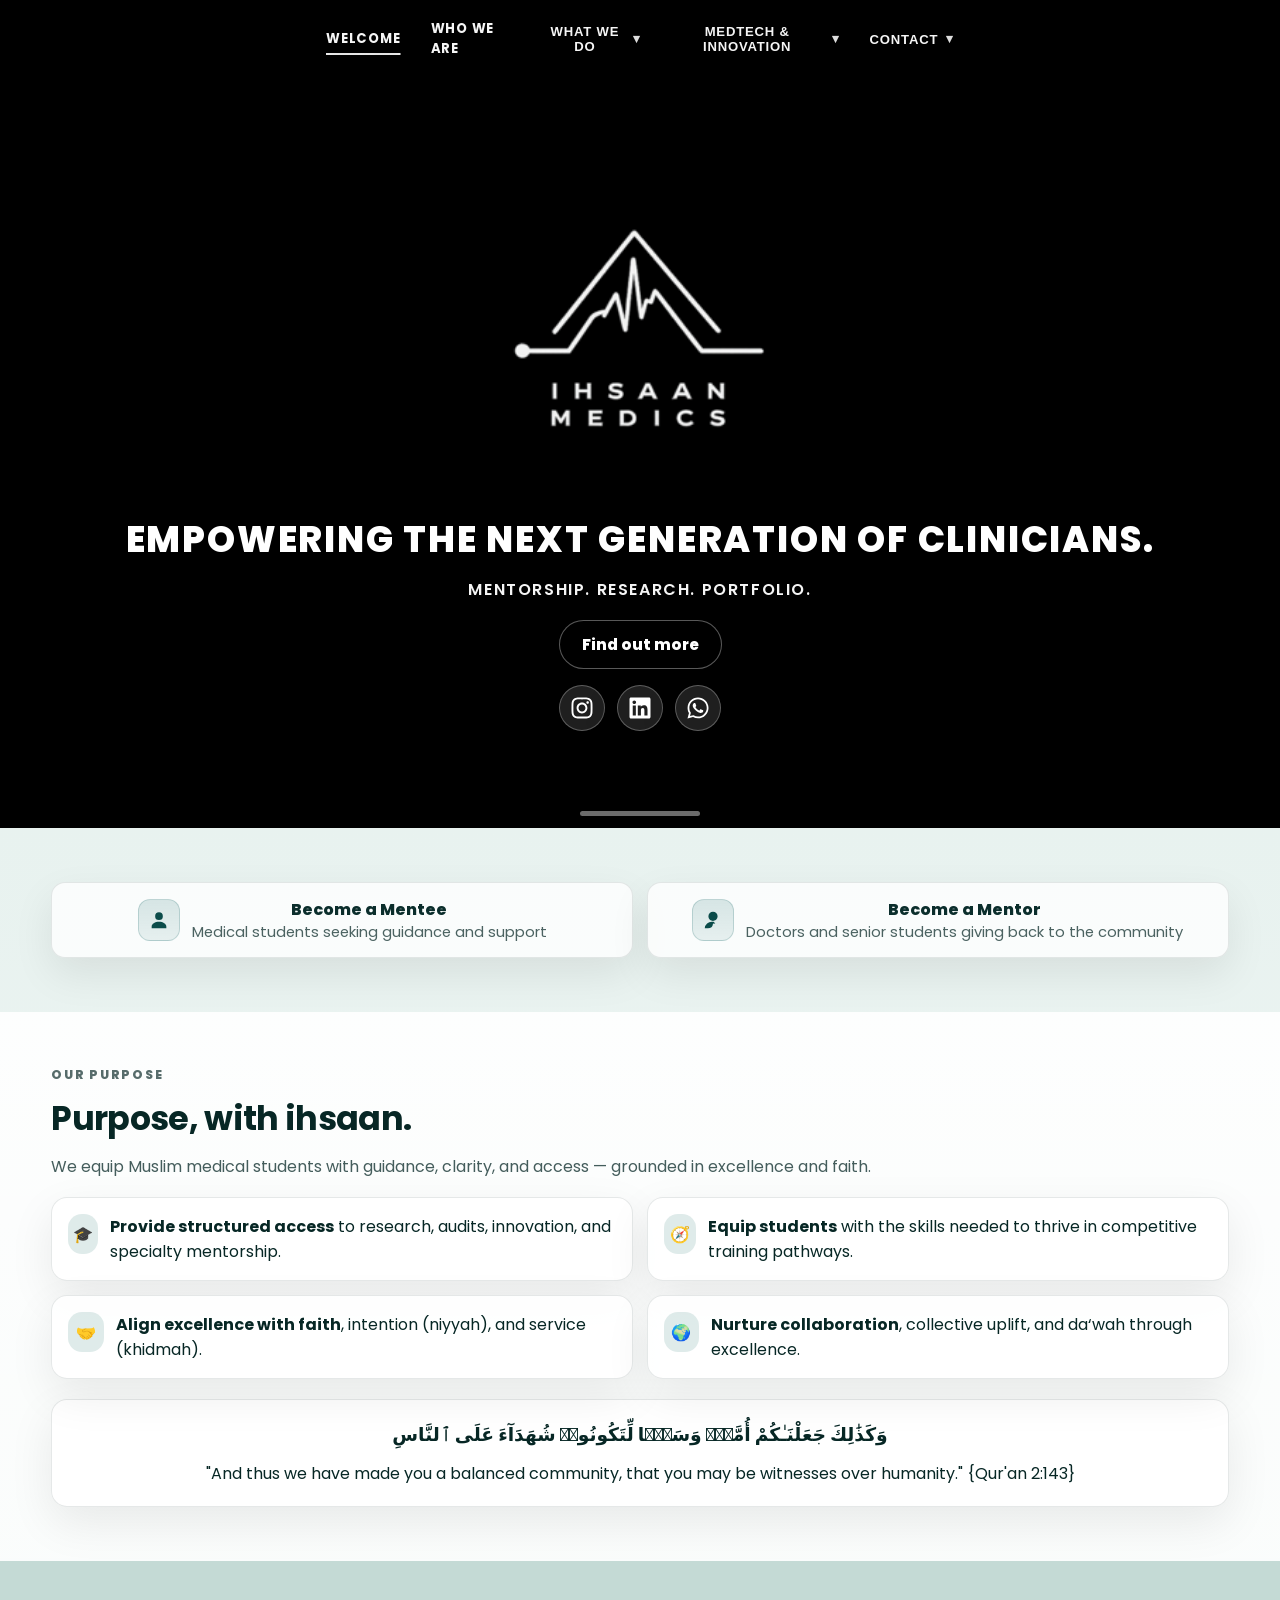
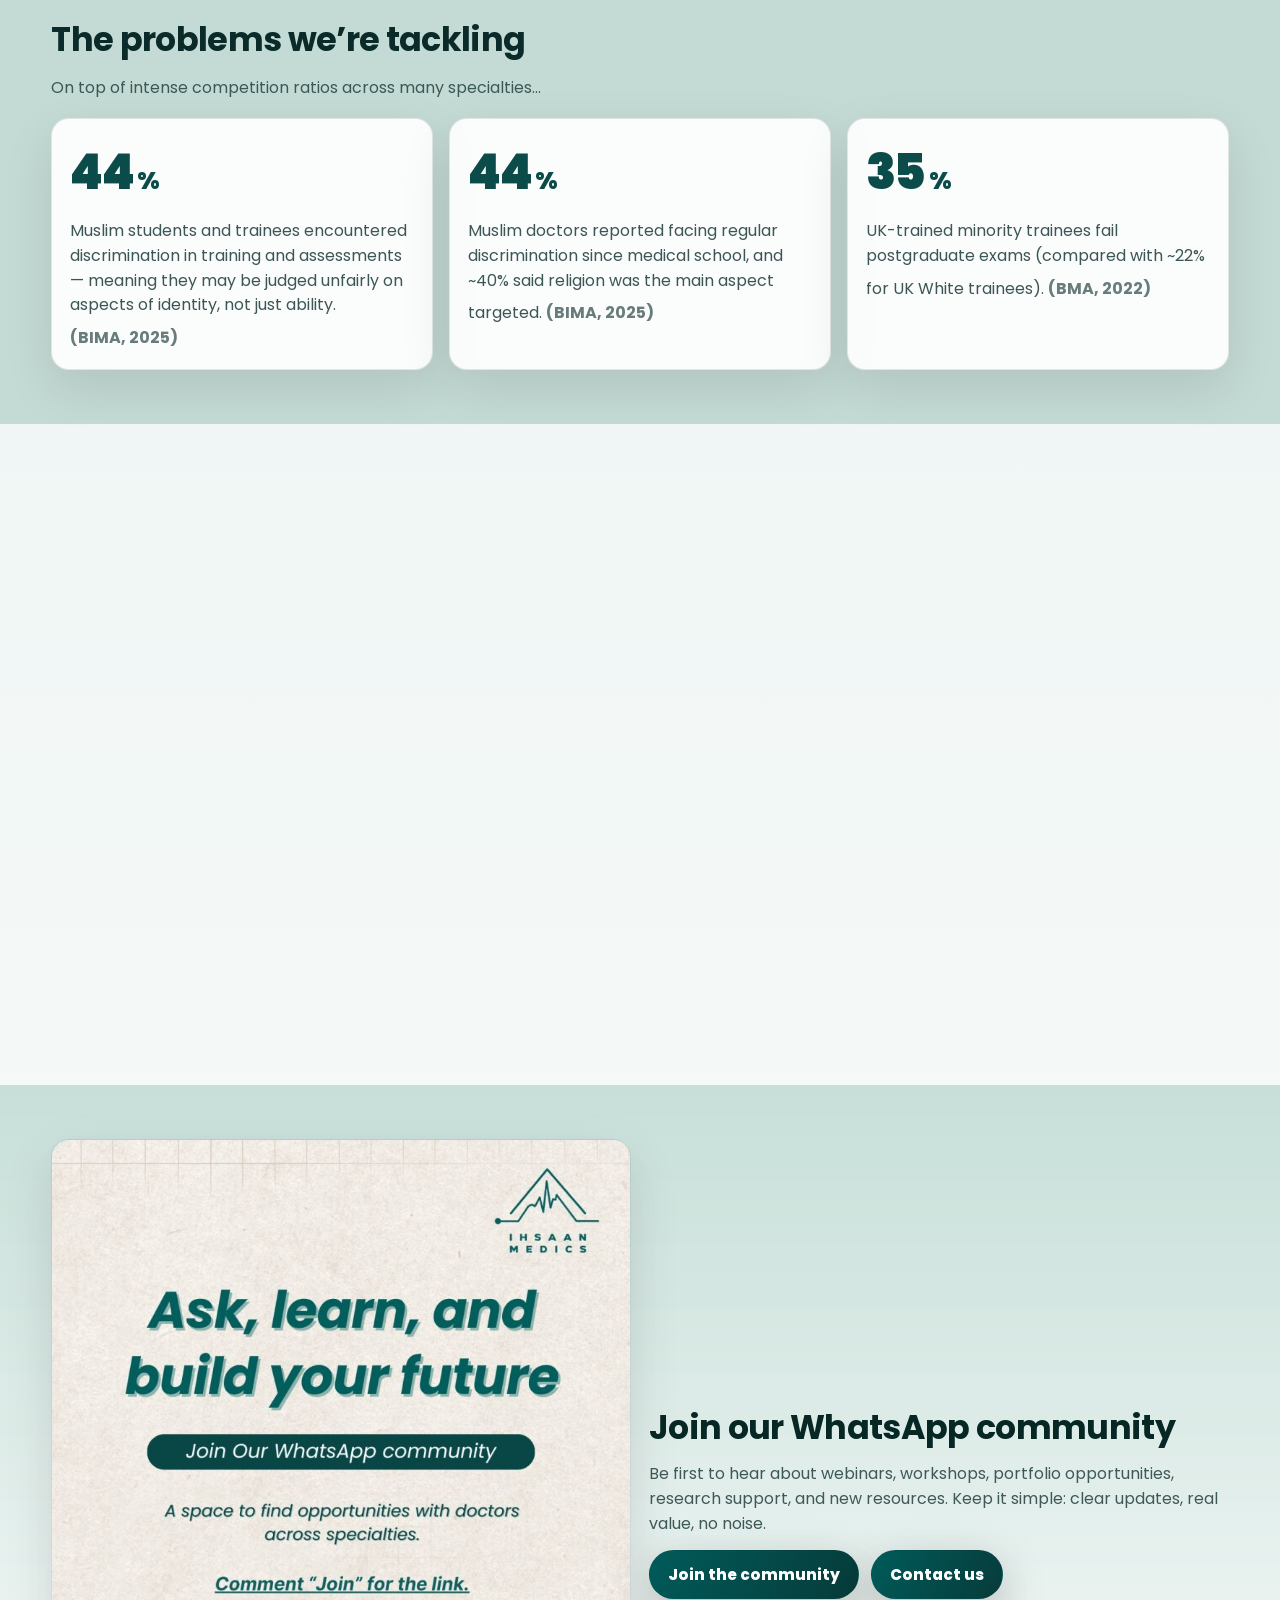
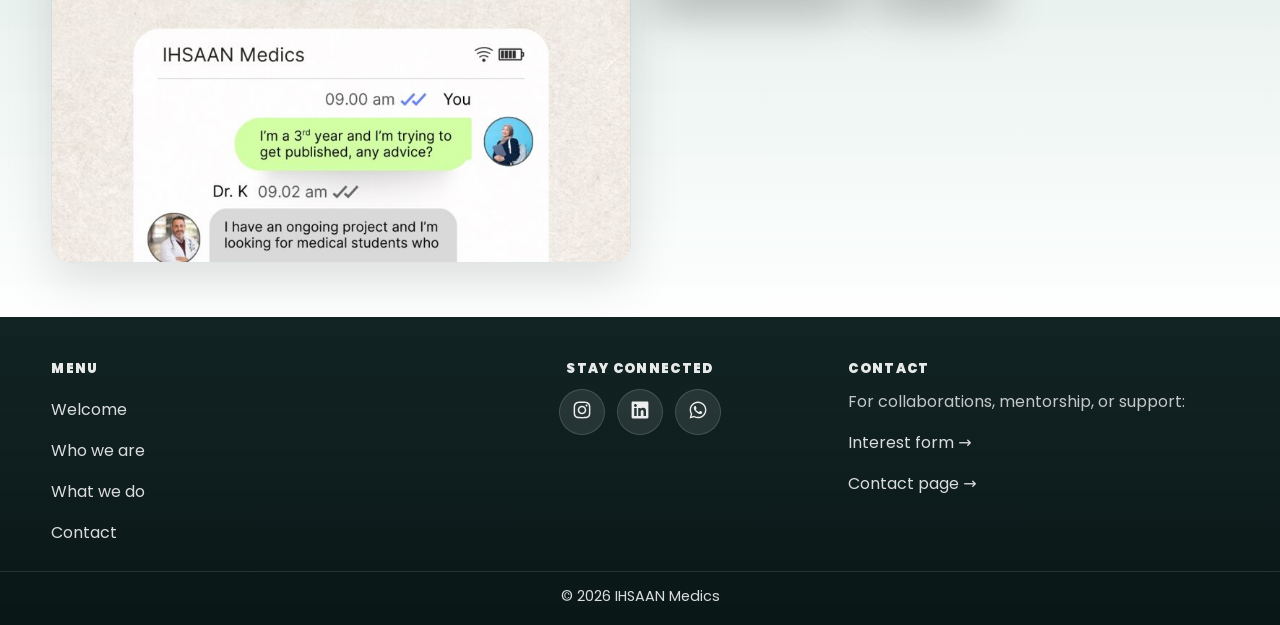
<file: index.html>
<!-- index.html (FULL UPDATED) -->
<!doctype html>
<html lang="en">
<head>
  <meta charset="utf-8" />
  <meta name="viewport" content="width=device-width,initial-scale=1" />
  <title>IHSAAN Medics</title>
  <meta name="description" content="IHSAAN Medics, supporting Muslim medical students to thrive without compromising faith or integrity." />
  <link rel="stylesheet" href="style.css" />

  <!-- Hint browser to fetch the hero video early (helps autoplay start faster) -->
  <link rel="preload" as="video" href="prototype%20ihsaan%20medic%20hero%20video.mp4" type="video/mp4">

  <link rel="preconnect" href="https://fonts.googleapis.com">
  <link rel="preconnect" href="https://fonts.gstatic.com" crossorigin>
  <!-- Poppins (requested) -->
  <link href="https://fonts.googleapis.com/css2?family=Poppins:wght@300;400;500;600;700;800&display=swap" rel="stylesheet">
</head>

<body>
  <!-- Top Nav (text-only, overlay, centered) -->
  <header class="top-nav" id="topNav">
    <a class="brand" href="#home" aria-label="Go to home">
      <!-- removed logo from top-left (per request) -->
      <span class="brand-word">IHSAAN Medics</span>
    </a>

    <nav class="desktop-nav" aria-label="Primary navigation">
      <a class="nav-link" href="#home" data-route="home">Welcome</a>
      <a class="nav-link" href="#whoweare" data-route="whoweare">Who we are</a>

      <!-- WHAT WE DO dropdown -->
      <div class="nav-dd" data-dd>
        <button class="nav-link nav-dd-btn" type="button" aria-haspopup="true" aria-expanded="false">
          What we do <span class="chev" aria-hidden="true">▾</span>
        </button>
          <div class="nav-dd-menu" role="menu">
          <a role="menuitem" href="#whatwedo" data-route="whatwedo">Overview</a>
          <a role="menuitem" href="#webinars" data-route="webinars">Webinars & Workshops</a>
          <a role="menuitem" href="#guides" data-route="guides">Portfolio Guides</a>
          <a role="menuitem" href="srma-portal.html?login=1">SRMA Portal</a>
          <a role="menuitem" href="#opportunities" data-route="opportunities">Portfolio-building opportunities</a>
        </div>
      </div>

      <!-- MEDTECH dropdown with subpages (requested) -->
      <div class="nav-dd" data-dd>
        <button class="nav-link nav-dd-btn" type="button" aria-haspopup="true" aria-expanded="false">
          MedTech & Innovation <span class="chev" aria-hidden="true">▾</span>
        </button>
        <div class="nav-dd-menu" role="menu">
          <a role="menuitem" href="#medtech-intro" data-route="medtech-intro">Introduction to MedTech and Innovation</a>
          <a role="menuitem" href="#medtech-emerging" data-route="medtech-emerging">Emerging Technology</a>
          <a role="menuitem" href="#medtech-ethics" data-route="medtech-ethics">Link to Ethics and Faith</a>
          <a role="menuitem" href="#medtech-building" data-route="medtech-building">Building Solutions</a>
          <a role="menuitem" href="#medtech-opps" data-route="medtech-opps">Opportunities</a>
        </div>
      </div>

      <!-- CONTACT dropdown -->
      <div class="nav-dd" data-dd>
        <button class="nav-link nav-dd-btn" type="button" aria-haspopup="true" aria-expanded="false">
          Contact <span class="chev" aria-hidden="true">▾</span>
        </button>
        <div class="nav-dd-menu nav-dd-menu--right" role="menu">
          <a role="menuitem" href="#contact" data-route="contact">Contact us</a>
          <a role="menuitem" href="https://forms.gle/foDrac3xovniKZEw6" target="_blank" rel="noopener">Mentee interest form</a>
          <a role="menuitem" href="https://docs.google.com/forms/d/e/1FAIpQLSeqeBQSSIux_hdh76EZ281fDm_L2TCU1Jl6hDd6MPto3maxag/viewform" target="_blank" rel="noopener">Mentor interest form</a>
        </div>
      </div>
    </nav>

    <button class="nav-toggle" id="navToggle"
            aria-label="Open menu"
            aria-controls="mobileDrawer"
            aria-expanded="false">
      <span class="burger" aria-hidden="true"></span>
    </button>
  </header>

  <!-- Mobile Drawer -->
  <div class="drawer" id="mobileDrawer" aria-hidden="true">
    <div class="drawer-backdrop" id="drawerBackdrop"></div>
    <aside class="drawer-panel" role="dialog" aria-modal="true" aria-label="Menu">
      <div class="drawer-header">
        <div class="drawer-title">Menu</div>
        <button class="drawer-close" id="drawerClose" aria-label="Close menu">×</button>
      </div>

      <nav class="drawer-links" aria-label="Mobile navigation">
        <a href="#home" data-route="home">Welcome</a>
        <a href="#whoweare" data-route="whoweare">Who we are</a>

        <details class="drawer-dd">
          <summary>What we do</summary>
            <div class="drawer-dd-links">
            <a href="#whatwedo" data-route="whatwedo">Overview</a>
            <a href="#webinars" data-route="webinars">Webinars & Workshops</a>
            <a href="#guides" data-route="guides">Portfolio Guides</a>
            <a href="srma-portal.html?login=1">SRMA Portal</a>
            <a href="#opportunities" data-route="opportunities">Portfolio-building opportunities</a>
          </div>
        </details>

        <details class="drawer-dd">
          <summary>MedTech & Innovation</summary>
          <div class="drawer-dd-links">
            <a href="#medtech-intro" data-route="medtech-intro">Introduction to MedTech and Innovation</a>
            <a href="#medtech-emerging" data-route="medtech-emerging">Emerging Technology</a>
            <a href="#medtech-ethics" data-route="medtech-ethics">Link to Ethics and Faith</a>
            <a href="#medtech-building" data-route="medtech-building">Building Solutions</a>
            <a href="#medtech-opps" data-route="medtech-opps">Opportunities</a>
          </div>
        </details>

        <details class="drawer-dd">
          <summary>Contact</summary>
          <div class="drawer-dd-links">
            <a href="#contact" data-route="contact">Contact us</a>
            <a href="https://forms.gle/foDrac3xovniKZEw6" target="_blank" rel="noopener">Mentee interest form</a>
            <a href="https://docs.google.com/forms/d/e/1FAIpQLSeqeBQSSIux_hdh76EZ281fDm_L2TCU1Jl6hDd6MPto3maxag/viewform" target="_blank" rel="noopener">Mentor interest form</a>
          </div>
        </details>
      </nav>
    </aside>
  </div>

  <main class="app" id="app">

    <!-- HOME -->
    <section class="page active" id="page-home" data-page="home" aria-label="Welcome">

      <!-- HERO (video background + crisp overlay) -->
      <section class="hero">
        <video class="hero-video" autoplay="autoplay" muted="muted" playsinline="playsinline" webkit-playsinline="webkit-playsinline" loop preload="auto" disablepictureinpicture>
          <!-- swap filename here when you replace the video -->
          <source src="prototype ihsaan medic hero video.mp4" type="video/mp4">
        </video>

        <div class="hero-overlay" aria-hidden="true"></div>

        <div class="hero-inner">
          <div class="hero-logo-wrap">
            <img class="hero-logo" src="logo.png" alt="IHSAAN Medics logo">
          </div>

          <h1 class="hero-title">
            Empowering the next generation of clinicians.
          </h1>

          <p class="hero-sub">
            Mentorship. Research. Portfolio.
          </p>

          <!-- Find out more button (moved under the 3 words) -->
          <div class="hero-actions">
            <a class="btn hero-btn" href="#whatwedo" data-route="whatwedo">Find out more</a>
          </div>

          <!-- Social icons (clean circular, no “squares in squares”) -->
          <div class="hero-social" aria-label="Social links">
            <a class="social-circle" href="https://www.instagram.com/ihsaan.medics/" target="_blank" rel="noopener" aria-label="Instagram">
              <svg xmlns="http://www.w3.org/2000/svg" viewBox="0 0 640 640" width="35px"><path fill="white" d="M320.3 205C256.8 204.8 205.2 256.2 205 319.7C204.8 383.2 256.2 434.8 319.7 435C383.2 435.2 434.8 383.8 435 320.3C435.2 256.8 383.8 205.2 320.3 205zM319.7 245.4C360.9 245.2 394.4 278.5 394.6 319.7C394.8 360.9 361.5 394.4 320.3 394.6C279.1 394.8 245.6 361.5 245.4 320.3C245.2 279.1 278.5 245.6 319.7 245.4zM413.1 200.3C413.1 185.5 425.1 173.5 439.9 173.5C454.7 173.5 466.7 185.5 466.7 200.3C466.7 215.1 454.7 227.1 439.9 227.1C425.1 227.1 413.1 215.1 413.1 200.3zM542.8 227.5C541.1 191.6 532.9 159.8 506.6 133.6C480.4 107.4 448.6 99.2 412.7 97.4C375.7 95.3 264.8 95.3 227.8 97.4C192 99.1 160.2 107.3 133.9 133.5C107.6 159.7 99.5 191.5 97.7 227.4C95.6 264.4 95.6 375.3 97.7 412.3C99.4 448.2 107.6 480 133.9 506.2C160.2 532.4 191.9 540.6 227.8 542.4C264.8 544.5 375.7 544.5 412.7 542.4C448.6 540.7 480.4 532.5 506.6 506.2C532.8 480 541 448.2 542.8 412.3C544.9 375.3 544.9 264.5 542.8 227.5zM495 452C487.2 471.6 472.1 486.7 452.4 494.6C422.9 506.3 352.9 503.6 320.3 503.6C287.7 503.6 217.6 506.2 188.2 494.6C168.6 486.8 153.5 471.7 145.6 452C133.9 422.5 136.6 352.5 136.6 319.9C136.6 287.3 134 217.2 145.6 187.8C153.4 168.2 168.5 153.1 188.2 145.2C217.7 133.5 287.7 136.2 320.3 136.2C352.9 136.2 423 133.6 452.4 145.2C472 153 487.1 168.1 495 187.8C506.7 217.3 504 287.3 504 319.9C504 352.5 506.7 422.6 495 452z"/></svg>
            </a>
            <a class="social-circle" href="https://www.linkedin.com/company/ihsaan-medics/" target="_blank" rel="noopener" aria-label="LinkedIn">
              <svg xmlns="http://www.w3.org/2000/svg" viewBox="0 0 640 640" width="35px"><path fill="white" d="M512 96L127.9 96C110.3 96 96 110.5 96 128.3L96 511.7C96 529.5 110.3 544 127.9 544L512 544C529.6 544 544 529.5 544 511.7L544 128.3C544 110.5 529.6 96 512 96zM231.4 480L165 480L165 266.2L231.5 266.2L231.5 480L231.4 480zM198.2 160C219.5 160 236.7 177.2 236.7 198.5C236.7 219.8 219.5 237 198.2 237C176.9 237 159.7 219.8 159.7 198.5C159.7 177.2 176.9 160 198.2 160zM480.3 480L413.9 480L413.9 376C413.9 351.2 413.4 319.3 379.4 319.3C344.8 319.3 339.5 346.3 339.5 374.2L339.5 480L273.1 480L273.1 266.2L336.8 266.2L336.8 295.4L337.7 295.4C346.6 278.6 368.3 260.9 400.6 260.9C467.8 260.9 480.3 305.2 480.3 362.8L480.3 480z"/></svg>
            </a>
            <a class="social-circle" href="https://forms.gle/foDrac3xovniKZEw6" target="_blank" rel="noopener" aria-label="WhatsApp">
              <svg xmlns="http://www.w3.org/2000/svg" viewBox="0 0 640 640" width="35px"><path fill="white" d="M476.9 161.1C435 119.1 379.2 96 319.9 96C197.5 96 97.9 195.6 97.9 318C97.9 357.1 108.1 395.3 127.5 429L96 544L213.7 513.1C246.1 530.8 282.6 540.1 319.8 540.1L319.9 540.1C442.2 540.1 544 440.5 544 318.1C544 258.8 518.8 203.1 476.9 161.1zM319.9 502.7C286.7 502.7 254.2 493.8 225.9 477L219.2 473L149.4 491.3L168 423.2L163.6 416.2C145.1 386.8 135.4 352.9 135.4 318C135.4 216.3 218.2 133.5 320 133.5C369.3 133.5 415.6 152.7 450.4 187.6C485.2 222.5 506.6 268.8 506.5 318.1C506.5 419.9 421.6 502.7 319.9 502.7zM421.1 364.5C415.6 361.7 388.3 348.3 383.2 346.5C378.1 344.6 374.4 343.7 370.7 349.3C367 354.9 356.4 367.3 353.1 371.1C349.9 374.8 346.6 375.3 341.1 372.5C308.5 356.2 287.1 343.4 265.6 306.5C259.9 296.7 271.3 297.4 281.9 276.2C283.7 272.5 282.8 269.3 281.4 266.5C280 263.7 268.9 236.4 264.3 225.3C259.8 214.5 255.2 216 251.8 215.8C248.6 215.6 244.9 215.6 241.2 215.6C237.5 215.6 231.5 217 226.4 222.5C221.3 228.1 207 241.5 207 268.8C207 296.1 226.9 322.5 229.6 326.2C232.4 329.9 268.7 385.9 324.4 410C359.6 425.2 373.4 426.5 391 423.9C401.7 422.3 423.8 410.5 428.4 397.5C433 384.5 433 373.4 431.6 371.1C430.3 368.6 426.6 367.2 421.1 364.5z"/></svg>
            </a>
          </div>

          <!-- Scroll tease (shows next section slightly, instead of white fade) -->
          <div class="hero-tease" aria-hidden="true">
            <div class="tease-bar"></div>
          </div>
        </div>
      </section>

      <!-- Mentor / Mentee buttons (style like your screenshot) -->
      <section class="section section--soft reveal">
        <div class="container">
          <div class="mentor-cta-grid">
            <a class="mentor-card" href="https://forms.gle/foDrac3xovniKZEw6" target="_blank" rel="noopener" data-route="contact" aria-label="Become a Mentee">
              <div class="mentor-icon" aria-hidden="true">
                <svg viewBox="0 0 24 24" width="22" height="22">
                  <path fill="currentColor" d="M12 12a4.2 4.2 0 1 0-4.2-4.2A4.2 4.2 0 0 0 12 12zm0 2c-4.3 0-8 2.3-8 5.2V21h16v-1.8c0-2.9-3.7-5.2-8-5.2z"/>
                </svg>
              </div>
              <div>
                <div class="mentor-title">Become a Mentee</div>
                <div class="mentor-sub">Medical students seeking guidance and support</div>
              </div>
            </a>

            <a class="mentor-card" href="https://docs.google.com/forms/d/e/1FAIpQLSeqeBQSSIux_hdh76EZ281fDm_L2TCU1Jl6hDd6MPto3maxag/viewform" target="_blank" rel="noopener" data-route="contact" aria-label="Become a Mentor">
              <div class="mentor-icon" aria-hidden="true">
                <svg viewBox="0 0 24 24" width="22" height="22">
                  <path fill="currentColor" d="M12 3a5 5 0 0 1 5 5c0 3.2-2.7 5-5 5s-5-1.8-5-5a5 5 0 0 1 5-5zm-9 18a7.7 7.7 0 0 1 7.9-7c.8 0 1.6.1 2.3.3a6.8 6.8 0 0 0 1.3 1.8A6.6 6.6 0 0 0 12 16a5.6 5.6 0 0 1-5.6 5H3z"/>
                </svg>
              </div>
              <div>
                <div class="mentor-title">Become a Mentor</div>
                <div class="mentor-sub">Doctors and senior students giving back to the community</div>
              </div>
            </a>
          </div>
        </div>
      </section>

      <!-- Our Purpose (your existing 4-box idea, clean layout) -->
      <section class="section section--purpose reveal" id="home-purpose">
        <div class="container">
          <div class="section-head">
            <p class="eyebrow">Our purpose</p>
            <h2>Purpose, with ihsaan.</h2>
            <p class="muted">
              We equip Muslim medical students with guidance, clarity, and access — grounded in excellence and faith.
            </p>
          </div>

          <div class="purpose-grid">
            <div class="purpose-box">
              <div class="purpose-badge" aria-hidden="true">🎓</div>
              <p><strong>Provide structured access</strong> to research, audits, innovation, and specialty mentorship.</p>
            </div>
            <div class="purpose-box">
              <div class="purpose-badge" aria-hidden="true">🧭</div>
              <p><strong>Equip students</strong> with the skills needed to thrive in competitive training pathways.</p>
            </div>
            <div class="purpose-box">
              <div class="purpose-badge" aria-hidden="true">🤝</div>
              <p><strong>Align excellence with faith</strong>, intention (niyyah), and service (khidmah).</p>
            </div>
            <div class="purpose-box">
              <div class="purpose-badge" aria-hidden="true">🌍</div>
              <p><strong>Nurture collaboration</strong>, collective uplift, and da‘wah through excellence.</p>
            </div>
          </div>

          <div class="purpose-full-width-box">
            <h3>وَكَذَٰلِكَ جَعَلْنَـٰكُمْ أُمَّةًۭ وَسَطًۭا لِّتَكُونُوا۟ شُهَدَآءَ عَلَى ٱلنَّاسِ</h3>
            <p>"And thus we have made you a balanced community, that you may be witnesses over humanity." {Qur'an 2:143} </p>
          </div>
        </div>

        
      </section>


      <!-- Problems we're tackling (background EXACT #C4DAD5 requested) -->
      <section class="section section--problems reveal" id="home-problems">
        <div class="container">
          <div class="section-head section-head--dark">
            <h2>The problems we’re tackling</h2>
            <p class="sub">On top of intense competition ratios across many specialties…</p>
          </div>

          <div class="stats-grid">
            <article class="stat-card">
              <div class="stat-num">
                <span class="count" data-count="44">0</span><span class="pct">%</span>
              </div>
              <p class="stat-text">
                Muslim students and trainees encountered discrimination in training and assessments — meaning they may be judged unfairly on aspects of identity, not just ability.
                <span class="source">(BIMA, 2025)</span>
              </p>
            </article>

            <article class="stat-card">
              <div class="stat-num">
                <span class="count" data-count="44">0</span><span class="pct">%</span>
              </div>
              <p class="stat-text">
                Muslim doctors reported facing regular discrimination since medical school, and ~40% said religion was the main aspect targeted.
                <span class="source">(BIMA, 2025)</span>
              </p>
            </article>

            <article class="stat-card">
              <div class="stat-num">
                <span class="count" data-count="35">0</span><span class="pct">%</span>
              </div>
              <p class="stat-text">
                UK-trained minority trainees fail postgraduate exams (compared with ~22% for UK White trainees).
                <span class="source">(BMA, 2022)</span>
              </p>
            </article>
          </div>
        </div>
      </section>

      <!-- 3 pillars of support (style like screenshot) -->
      <section class="section section--soft reveal" id="home-pillars">
        <div class="container">
          <div class="section-head">
            <h2>Three pillars of support</h2>
            <p class="muted">
              Everything we do is designed to give you the tools, connections, and confidence to thrive in medicine.
            </p>
          </div>

          <div class="pillars-grid">
            <article class="pillar pillar--bg pillar--mentorship">
              <div class="pillar-top">
                <div class="pillar-num">01</div>
                <div class="pillar-title">Mentorship</div>
              </div>
              <p class="pillar-text">
                One-to-one mentorship pairing medical students with doctors who reflect their values and ambitions.
                Get guidance on specialty choice, exams, interviews, and career progression.
              </p>
              <a class="pillar-link" href="#webinars" data-route="webinars">Learn more →</a>
            </article>

            <article class="pillar pillar--bg pillar--research">
              <div class="pillar-top">
                <div class="pillar-num">02</div>
                <div class="pillar-title">Research</div>
              </div>
              <p class="pillar-text">
                Access research opportunities, audit projects, and academic support.
                We connect members with clinicians and help build publication records that strengthen applications.
              </p>
              <a class="pillar-link" href="#research" data-route="research">Learn more →</a>
            </article>

            <article class="pillar pillar--bg pillar--portfolio">
              <div class="pillar-top">
                <div class="pillar-num">03</div>
                <div class="pillar-title">Portfolio</div>
              </div>
              <p class="pillar-text">
                Build a portfolio that stands out.
                From leadership opportunities to QI projects and presentations, we help members develop the evidence needed for competitive specialty training applications.
              </p>
              <a class="pillar-link" href="#guides" data-route="guides">Learn more →</a>
            </article>
          </div>
        </div>
      </section>

      <!-- Join WhatsApp Community (requested layout: text right, image left) -->
      <section class="section section--whatsapp reveal" id="home-whatsapp">
        <div class="container">
          <div class="split">
            <div class="split-media">
              <img src="Wsapcommunity.jpg" alt="WhatsApp community preview" loading="lazy">
            </div>

            <div class="split-copy">
              <h2>Join our WhatsApp community</h2>
              <p class="muted">
                Be first to hear about webinars, workshops, portfolio opportunities, research support, and new resources.
                Keep it simple: clear updates, real value, no noise.
              </p>

              <div class="split-actions">
                <a class="btn primary" href="https://forms.gle/foDrac3xovniKZEw6" target="_blank" rel="noopener">
                  Join the community
                </a>
                <a class="btn primary" href="#contact" data-route="contact">Contact us</a>
              </div>
            </div>
          </div>
        </div>
      </section>

      <!-- “FOSIS-style” footer band (our version) -->
      <section class="footer-band reveal">
        <div class="container footer-band-inner">
          <div class="footer-col">
            <div class="footer-col-title">Menu</div>
            <a href="#home" data-route="home">Welcome</a>
            <a href="#whoweare" data-route="whoweare">Who we are</a>
            <a href="#whatwedo" data-route="whatwedo">What we do</a>
            <a href="#contact" data-route="contact">Contact</a>
          </div>

          <div class="footer-col footer-col--social">
            <div class="footer-col-title">Stay connected</div>
            <div class="footer-mini-social" aria-label="Social links">
              <a class="mini-soc" href="https://www.instagram.com/ihsaan.medics/" target="_blank" rel="noopener" aria-label="Instagram">
                <svg xmlns="http://www.w3.org/2000/svg" viewBox="0 0 640 640"><path fill="white" d="M320.3 205C256.8 204.8 205.2 256.2 205 319.7C204.8 383.2 256.2 434.8 319.7 435C383.2 435.2 434.8 383.8 435 320.3C435.2 256.8 383.8 205.2 320.3 205zM319.7 245.4C360.9 245.2 394.4 278.5 394.6 319.7C394.8 360.9 361.5 394.4 320.3 394.6C279.1 394.8 245.6 361.5 245.4 320.3C245.2 279.1 278.5 245.6 319.7 245.4zM413.1 200.3C413.1 185.5 425.1 173.5 439.9 173.5C454.7 173.5 466.7 185.5 466.7 200.3C466.7 215.1 454.7 227.1 439.9 227.1C425.1 227.1 413.1 215.1 413.1 200.3zM542.8 227.5C541.1 191.6 532.9 159.8 506.6 133.6C480.4 107.4 448.6 99.2 412.7 97.4C375.7 95.3 264.8 95.3 227.8 97.4C192 99.1 160.2 107.3 133.9 133.5C107.6 159.7 99.5 191.5 97.7 227.4C95.6 264.4 95.6 375.3 97.7 412.3C99.4 448.2 107.6 480 133.9 506.2C160.2 532.4 191.9 540.6 227.8 542.4C264.8 544.5 375.7 544.5 412.7 542.4C448.6 540.7 480.4 532.5 506.6 506.2C532.8 480 541 448.2 542.8 412.3C544.9 375.3 544.9 264.5 542.8 227.5zM495 452C487.2 471.6 472.1 486.7 452.4 494.6C422.9 506.3 352.9 503.6 320.3 503.6C287.7 503.6 217.6 506.2 188.2 494.6C168.6 486.8 153.5 471.7 145.6 452C133.9 422.5 136.6 352.5 136.6 319.9C136.6 287.3 134 217.2 145.6 187.8C153.4 168.2 168.5 153.1 188.2 145.2C217.7 133.5 287.7 136.2 320.3 136.2C352.9 136.2 423 133.6 452.4 145.2C472 153 487.1 168.1 495 187.8C506.7 217.3 504 287.3 504 319.9C504 352.5 506.7 422.6 495 452z"/></svg>
              </a>
              <a class="mini-soc" href="https://www.linkedin.com/company/ihsaan-medics/" target="_blank" rel="noopener" aria-label="LinkedIn">
                <svg xmlns="http://www.w3.org/2000/svg" viewBox="0 0 640 640"><path fill="white" d="M512 96L127.9 96C110.3 96 96 110.5 96 128.3L96 511.7C96 529.5 110.3 544 127.9 544L512 544C529.6 544 544 529.5 544 511.7L544 128.3C544 110.5 529.6 96 512 96zM231.4 480L165 480L165 266.2L231.5 266.2L231.5 480L231.4 480zM198.2 160C219.5 160 236.7 177.2 236.7 198.5C236.7 219.8 219.5 237 198.2 237C176.9 237 159.7 219.8 159.7 198.5C159.7 177.2 176.9 160 198.2 160zM480.3 480L413.9 480L413.9 376C413.9 351.2 413.4 319.3 379.4 319.3C344.8 319.3 339.5 346.3 339.5 374.2L339.5 480L273.1 480L273.1 266.2L336.8 266.2L336.8 295.4L337.7 295.4C346.6 278.6 368.3 260.9 400.6 260.9C467.8 260.9 480.3 305.2 480.3 362.8L480.3 480z"/></svg>
              </a>
              <a class="mini-soc" href="https://forms.gle/foDrac3xovniKZEw6" target="_blank" rel="noopener" aria-label="WhatsApp">
                <svg xmlns="http://www.w3.org/2000/svg" viewBox="0 0 640 640"><path fill="white" d="M476.9 161.1C435 119.1 379.2 96 319.9 96C197.5 96 97.9 195.6 97.9 318C97.9 357.1 108.1 395.3 127.5 429L96 544L213.7 513.1C246.1 530.8 282.6 540.1 319.8 540.1L319.9 540.1C442.2 540.1 544 440.5 544 318.1C544 258.8 518.8 203.1 476.9 161.1zM319.9 502.7C286.7 502.7 254.2 493.8 225.9 477L219.2 473L149.4 491.3L168 423.2L163.6 416.2C145.1 386.8 135.4 352.9 135.4 318C135.4 216.3 218.2 133.5 320 133.5C369.3 133.5 415.6 152.7 450.4 187.6C485.2 222.5 506.6 268.8 506.5 318.1C506.5 419.9 421.6 502.7 319.9 502.7zM421.1 364.5C415.6 361.7 388.3 348.3 383.2 346.5C378.1 344.6 374.4 343.7 370.7 349.3C367 354.9 356.4 367.3 353.1 371.1C349.9 374.8 346.6 375.3 341.1 372.5C308.5 356.2 287.1 343.4 265.6 306.5C259.9 296.7 271.3 297.4 281.9 276.2C283.7 272.5 282.8 269.3 281.4 266.5C280 263.7 268.9 236.4 264.3 225.3C259.8 214.5 255.2 216 251.8 215.8C248.6 215.6 244.9 215.6 241.2 215.6C237.5 215.6 231.5 217 226.4 222.5C221.3 228.1 207 241.5 207 268.8C207 296.1 226.9 322.5 229.6 326.2C232.4 329.9 268.7 385.9 324.4 410C359.6 425.2 373.4 426.5 391 423.9C401.7 422.3 423.8 410.5 428.4 397.5C433 384.5 433 373.4 431.6 371.1C430.3 368.6 426.6 367.2 421.1 364.5z"/></svg>
              </a>
            </div>
          </div>

          <div class="footer-col footer-col--right">
            <div class="footer-col-title">Contact</div>
            <div class="footer-note">For collaborations, mentorship, or support:</div>
            <a href="https://forms.gle/PHcbMPA5EUAqc5K57" target="_blank" rel="noopener">Interest form →</a>
            <a href="#contact" data-route="contact">Contact page →</a>
          </div>
        </div>

        <footer class="footer">
          <p>© <span id="year"></span> IHSAAN Medics</p>
        </footer>
      </section>
    </section>

    <!-- WHO WE ARE -->
    <section class="page" id="page-whoweare" data-page="whoweare" aria-label="Who we are">
      <section class="section section--who">
        <div class="container">
          <div class="who-grid">
            <div class="who-intro">
              <p class="eyebrow">Who we are</p>
              <h2>A Community Built on Excellence &amp; Faith</h2>
            </div>

            <!-- Top focus image -->
            <div class="who-media">
              <img class="who-image" src="Communityimage.jpeg" alt="Community image" loading="lazy">
            </div>

            <div class="who-copy">
              <p class="who-lead">
                Ihsaan Medics is a student-led organisation dedicated to supporting Muslim medical students and junior doctors
                in achieving excellence — not just clinically, but ethically, spiritually, and professionally.
              </p>

              <div class="who-points">
                <div class="who-point">
                  <div class="who-ic" aria-hidden="true">🛡️</div>
                  <div>
                    <div class="who-point-title">Ihsaan — Excellence in All</div>
                    <div class="who-point-text">We strive for the highest standard in medicine, grounded in the Islamic principle of doing everything as if you can see Allah.</div>
                  </div>
                </div>

                <div class="who-point">
                  <div class="who-ic" aria-hidden="true">🤝</div>
                  <div>
                    <div class="who-point-title">Peer Mentorship</div>
                    <div class="who-point-text">Connecting students with senior doctors who understand the unique journey of a Muslim clinician.</div>
                  </div>
                </div>

                <div class="who-point">
                  <div class="who-ic" aria-hidden="true">🌿</div>
                  <div>
                    <div class="who-point-title">Community</div>
                    <div class="who-point-text">A network that celebrates diversity, supports wellbeing, and champions each other through the challenges of medicine.</div>
                  </div>
                </div>
              </div>

              <!-- Mentor / Mentee (also on Who we are page, requested) -->
              <div class="who-ctas">
                <a class="mentor-card mentor-card--compact" href="https://forms.gle/foDrac3xovniKZEw6" target="_blank" rel="noopener" data-route="contact">
                  <div class="mentor-icon" aria-hidden="true">
                    <svg viewBox="0 0 24 24" width="20" height="20">
                      <path fill="currentColor" d="M12 12a4.2 4.2 0 1 0-4.2-4.2A4.2 4.2 0 0 0 12 12zm0 2c-4.3 0-8 2.3-8 5.2V21h16v-1.8c0-2.9-3.7-5.2-8-5.2z"/>
                    </svg>
                  </div>
                  <div>
                    <div class="mentor-title">Become a Mentee</div>
                    <div class="mentor-sub">Guidance & support</div>
                  </div>
                </a>

                <a class="mentor-card mentor-card--compact" href="https://docs.google.com/forms/d/e/1FAIpQLSeqeBQSSIux_hdh76EZ281fDm_L2TCU1Jl6hDd6MPto3maxag/viewform" target="_blank" rel="noopener" data-route="contact">
                  <div class="mentor-icon" aria-hidden="true">
                    <svg viewBox="0 0 24 24" width="20" height="20">
                      <path fill="currentColor" d="M12 3a5 5 0 0 1 5 5c0 3.2-2.7 5-5 5s-5-1.8-5-5a5 5 0 0 1 5-5zm-9 18a7.7 7.7 0 0 1 7.9-7c.8 0 1.6.1 2.3.3a6.8 6.8 0 0 0 1.3 1.8A6.6 6.6 0 0 0 12 16a5.6 5.6 0 0 1-5.6 5H3z"/>
                    </svg>
                  </div>
                  <div>
                    <div class="mentor-title">Become a Mentor</div>
                    <div class="mentor-sub">Give back to the community</div>
                  </div>
                </a>
              </div>

              <div class="qr-card">
                <div class="qr-left">
                  <div class="qr-title">Be a part of our community</div>
                  <div class="qr-sub">@ihsaan.medics</div>
                </div>
                <div class="qr-right">
                  <img src="Ihsaanmedicigqr.png" alt="IHSAAN Medics QR code" loading="lazy">
                </div>
              </div>
            </div>
          </div>

          <div class="who-footer">
            <p class="muted">Built by Muslim medical students, supported by clinicians.</p>
          </div>
        </div>
      </section>
    </section>

    <!-- WHAT WE DO (overview page stays) -->
    <section class="page" id="page-whatwedo" data-page="whatwedo" aria-label="What we do">
      <section class="section section--soft">
        <div class="container">
          <div class="section-head">
            <p class="eyebrow">What we do</p>
            <h2>Clarity, access, and real progress.</h2>
            <p class="muted">
              IHSAAN Medics bridges the gap by connecting students with doctors through practical mentorship, portfolio opportunities, and structured guidance.
              We do this with faith and integrity at the centre.
            </p>
          </div>

          <div class="what-editorial" aria-label="What we do overview">
            <!-- 1) Webinars & Workshops (text left, image right) -->
            <a class="what-row" href="#webinars" data-route="webinars">
              <div class="what-text">
                <h3 class="what-row-title">Webinars &amp; Workshops</h3>
                <p class="what-row-desc muted">
                  Our webinars give you the chance to learn from and engage with senior clinicians and professionals who have already achieved what you are working towards.
                </p>
                <p class="what-row-desc muted">
                  Each session is educational and practical, with clear takeaways you can apply immediately.
                </p>
                <p class="what-row-desc muted">
                  Every webinar is planned carefully, shaped by thoughtful discussion, and delivered to a high standard so that it consistently supports your growth and progression.
                </p>
                <p class="what-row-desc muted">
                  Beyond knowledge, our webinars are designed to give you clarity and direction. You will gain insight into what actually matters at each stage of your journey, helping you avoid common mistakes and focus your efforts where they count. Whether you are just starting out or refining your approach, these sessions aim to equip you with the understanding and confidence to take meaningful next steps.
                </p>
                <span class="what-row-link">Open →</span>
              </div>
              <div class="what-media what-media--contain">
                <img src="Website.png" alt="Webinars and Workshops" loading="lazy" decoding="async">
              </div>
            </a>

            <!-- 2) Portfolio Guides (image left, text right) -->
            <a class="what-row what-row--reverse" href="#guides" data-route="guides">
              <div class="what-text">
                <h3 class="what-row-title">Portfolio Guides</h3>
                <p class="what-row-desc muted">
                  Portfolios are often one of the most challenging aspects of preparing for specialty training.
                </p>
                <p class="what-row-desc muted">
                  It is easy to feel overwhelmed by large volumes of advice and unclear expectations.
                </p>
                <p class="what-row-desc muted">
                  Our portfolio guides bring key requirements, examples, and common questions together in one structured resource tailored to your chosen specialty.
                </p>
                <p class="what-row-desc muted">
                  They help you prioritise what matters, build evidence with confidence, and stay focused as you work towards a strong and competitive portfolio.
                </p>
                <p class="what-row-desc muted">
                  Each guide is created with a clear purpose to simplify complexity and remove uncertainty. We break down what is expected, how to achieve it, and how to evidence it effectively, so you are not left second guessing your progress. With a focus on clarity and practicality, our guides are built to support consistent, purposeful development over time.
                </p>
                <span class="what-row-link">Open →</span>
              </div>
              <div class="what-media what-media--contain">
                <img src="Guide.png" alt="Portfolio Guides" loading="lazy" decoding="async">
              </div>
            </a>

            <!-- 3) Portfolio building opportunities (text left, image right) -->
            <a class="what-row" href="#opportunities" data-route="opportunities">
              <div class="what-text">
                <h3 class="what-row-title">Portfolio building opportunities</h3>
                <p class="what-row-desc muted">This is the bridge between theory and action.</p>
                <p class="what-row-desc muted">
                  We increase your access to meaningful opportunities across shadowing, research projects, teaching, and other routes that support your development.
                </p>
                <p class="what-row-desc muted">
                  At IHSAAN Medics, we are building a network of doctors committed to helping you take practical steps towards your career goals.
                </p>
                <p class="what-row-desc muted">
                  By joining our WhatsApp community, you become part of this growing network and hear about opportunities as they arise, so you can build your portfolio with confidence.
                </p>
                <span class="what-row-link">Open →</span>
              </div>
              <div class="what-media">
                <img src="Opportunities.png" alt="Portfolio building opportunities" loading="lazy" decoding="async">
              </div>
            </a>

            <!-- 4) Research training (image left, text right) -->
            <a class="what-row what-row--reverse" href="#research" data-route="research">
              <div class="what-text">
                <h3 class="what-row-title">Research training</h3>
                <p class="what-row-desc muted">Research is a fundamental component of the specialty application process.</p>
                <p class="what-row-desc muted">
                  This section focuses on equipping you with the understanding needed to take your first meaningful steps, from choosing a project to planning your approach.
                </p>
                <p class="what-row-desc muted">
                  Whether your goal is to publish, present at conferences, or strengthen your portfolio, research can open doors.
                </p>
                <p class="what-row-desc muted">
                  Through clear guidance and practical pathways, we support you in building both confidence and competence in research.
                </p>
                <span class="what-row-link">Open →</span>
              </div>
              <div class="what-media">
                <img src="ResearchTraining.jpeg" alt="Research training" loading="lazy" decoding="async">
              </div>
            </a>
          </div>
        </div>
      </section>
    </section>

    <!-- WEBINARS -->
    <section class="page" id="page-webinars" data-page="webinars" aria-label="Webinars & Workshops">
      <section class="section section--soft">
        <div class="container">
          <div class="section-head">
            <h2>Webinars & Workshops</h2>
            <p class="muted">
              High-value sessions built to educate, clarify, and move you forward. Expect Q&amp;As with clinicians and practical next steps you can apply immediately.
            </p>
          </div>

          <div class="section-head webinars-subhead">
            <h3>Previous webinars</h3>
          </div>

          <div class="split webinar-feature reveal" aria-label="Previous webinar">
            <div class="split-media">
              <img src="SR%20MA%20Ihsaan%20Medic%20Talk%20Poster.jpeg" alt="Systematic Reviews and Meta-Analysis webinar poster" loading="lazy" decoding="async">
            </div>
            <div class="split-copy">
              <p class="eyebrow">Previous webinar</p>
              <h3 class="webinar-feature-title">23rd June, 5:00 PM</h3>
              <p class="muted webinar-feature-text"><strong>How to Level Up This Summer: Systematic Reviews &amp; Meta-Analysis</strong></p>
              <p class="muted webinar-feature-text">
                Want to get involved in research but don't know where to start? Looking to strengthen your portfolio with a skill that can lead to publications and presentations?
              </p>
              <p class="muted webinar-feature-text">
                Join Ihsaan Medics for an interactive webinar on Systematic Reviews &amp; Meta-Analysis, where we'll break down the entire process - from choosing a research question to publishing your work.
              </p>
              <p class="muted webinar-feature-text">
                <strong>Details:</strong><br>
                Tuesday 23rd June<br>
                5:00 PM (UK)<br>
                Online Webinar + Live Q&amp;A
              </p>
              <p class="muted webinar-feature-text">
                Whether you're completely new to research or looking to take your academic portfolio to the next level, this session will provide a practical roadmap to help you get started.
              </p>

              <div class="split-actions">
                <a class="btn primary" href="PDF%20version%20Systematic%20Reviews%20and%20Meta-Analysis%20Webinar%20Notes%20-%20Reformatted.pdf" target="_blank" rel="noopener">
                  Access webinar notes
                </a>
              </div>
            </div>
          </div>

          <div class="split webinar-feature reveal" aria-label="Previous webinar">
            <div class="split-media">
              <img src="CST%20portfoliofordummies.jpeg" alt="CST Portfolio for Dummies webinar graphic" loading="lazy" decoding="async">
            </div>
            <div class="split-copy">
              <p class="eyebrow">Previous webinar</p>
              <h3 class="webinar-feature-title">15th April, 6:30</h3>
              <p class="muted webinar-feature-text"><strong>CST Portfolio for Dummies</strong></p>
              <p class="muted webinar-feature-text">
                A step-by-step breakdown of how to build a strong Core Surgical Training (CST) portfolio without overwhelm.
              </p>
              <p class="muted webinar-feature-text">
                We’ll cover what actually matters, how to evidence it properly, and a realistic plan you can start implementing straight away.
              </p>
              <p class="muted webinar-feature-text">
                Whether you’re early in medical school or already actively building your portfolio, this session will help you prioritise the highest-yield activities and avoid wasting time on low-impact tasks.
              </p>
              <p class="muted webinar-feature-text">
                You’ll leave with a clear checklist of what to focus on next, plus practical tips on documenting and presenting your evidence so your work translates into points on the CST application.
              </p>

              <div class="split-actions">
                <a class="btn primary" href="Surgical%20Training%20for%20Dummies%20Webinar%20Notes.pdf" target="_blank" rel="noopener">
                  Access webinar notes
                </a>
              </div>
            </div>
          </div>

          <div class="split webinar-feature reveal" aria-label="Previous webinar">
            <div class="split-media">
              <img src="Website.png" alt="Webinar promotional graphic" loading="lazy" decoding="async">
            </div>
            <div class="split-copy">
              <p class="eyebrow">Previous webinar</p>
              <h3 class="webinar-feature-title">30 March, 6:30pm</h3>
              <p class="muted webinar-feature-text">
                Join us on Sunday 30 March at 6:30pm for a focused session designed to give you clarity, structure, and confidence.
                We will share a practical approach to progressing as a medical student, with guidance you can implement straight away.
              </p>
              <p class="muted webinar-feature-text">
                This is built for students who want high-yield direction without overwhelm.
                Expect actionable takeaways, a clear way to prioritise your next steps, and time for questions at the end.
              </p>

              <div class="split-actions">
                <a class="btn primary" href="Webinar%20Notes%20-%20Portfolio%20Masterclass.pdf" target="_blank" rel="noopener">
                  Access webinar notes
                </a>
              </div>
            </div>
          </div>

          <div class="section-head webinars-subhead">
            <h3>Future potential webinars</h3>
            <p class="muted">
              Upcoming topics we plan to cover include the following.
            </p>
          </div>

          <div class="tutorial-list" role="list" aria-label="Future webinar topics">
            <article class="tutorial-row reveal" role="listitem" tabindex="0">
              <div class="tutorial-media" aria-hidden="true">
                <div class="clipart">
                  <svg viewBox="0 0 96 96">
                    <path d="M18 20h44a8 8 0 0 1 8 8v42a6 6 0 0 1-6 6H28a10 10 0 0 1-10-10V20z" fill="none" stroke="currentColor" stroke-width="4" opacity=".9"/>
                    <path d="M28 34h26M28 46h34M28 58h18" fill="none" stroke="currentColor" stroke-width="4" stroke-linecap="round" opacity=".85"/>
                    <path d="M74 36l10 6-10 6" fill="none" stroke="currentColor" stroke-width="4" stroke-linecap="round" stroke-linejoin="round" opacity=".9"/>
                  </svg>
                </div>
              </div>
              <div class="tutorial-body">
                <h3 class="tutorial-title">Specialty pathways</h3>
                <p class="muted tutorial-text">
                  Understand different specialty routes, what training actually looks like, and how to map your next 6 to 12 months to a clear direction without overwhelm.
                </p>
              </div>
            </article>

            <article class="tutorial-row reveal" role="listitem" tabindex="0">
              <div class="tutorial-media" aria-hidden="true">
                <div class="clipart">
                  <svg viewBox="0 0 96 96">
                    <path d="M20 72V32a10 10 0 0 1 10-10h36a10 10 0 0 1 10 10v40" fill="none" stroke="currentColor" stroke-width="4" opacity=".9"/>
                    <path d="M26 66h44" fill="none" stroke="currentColor" stroke-width="4" stroke-linecap="round" opacity=".85"/>
                    <path d="M30 58l10-12 10 8 14-18" fill="none" stroke="currentColor" stroke-width="4" stroke-linecap="round" stroke-linejoin="round" opacity=".9"/>
                    <path d="M20 72h56" fill="none" stroke="currentColor" stroke-width="4" stroke-linecap="round" opacity=".9"/>
                  </svg>
                </div>
              </div>
              <div class="tutorial-body">
                <h3 class="tutorial-title">Competition posts</h3>
                <p class="muted tutorial-text">
                  Learn how to interpret competition ratios properly, what they mean in real life, and how to build a sensible, high-yield plan that matches your goals and timeline.
                </p>
              </div>
            </article>

            <article class="tutorial-row reveal" role="listitem" tabindex="0">
              <div class="tutorial-media" aria-hidden="true">
                <div class="clipart">
                  <svg viewBox="0 0 96 96">
                    <path d="M24 74V26a8 8 0 0 1 8-8h18l6 8h16a8 8 0 0 1 8 8v40a10 10 0 0 1-10 10H34a10 10 0 0 1-10-10z" fill="none" stroke="currentColor" stroke-width="4" opacity=".9"/>
                    <path d="M34 44h38M34 56h28" fill="none" stroke="currentColor" stroke-width="4" stroke-linecap="round" opacity=".85"/>
                    <path d="M62 18v16" fill="none" stroke="currentColor" stroke-width="4" stroke-linecap="round" opacity=".85"/>
                  </svg>
                </div>
              </div>
              <div class="tutorial-body">
                <h3 class="tutorial-title">Academic medicine</h3>
                <p class="muted tutorial-text">
                  A practical overview of research tracks, academic pathways, and how to get involved with supervision and projects.
                  This includes how to choose topics that are achievable and portfolio-relevant.
                </p>
              </div>
            </article>

            <article class="tutorial-row reveal" role="listitem" tabindex="0">
              <div class="tutorial-media" aria-hidden="true">
                <div class="clipart">
                  <svg viewBox="0 0 96 96">
                    <path d="M28 20h32a10 10 0 0 1 10 10v42a6 6 0 0 1-6 6H38a10 10 0 0 1-10-10V20z" fill="none" stroke="currentColor" stroke-width="4" opacity=".9"/>
                    <path d="M36 38h26M36 50h30M36 62h18" fill="none" stroke="currentColor" stroke-width="4" stroke-linecap="round" opacity=".85"/>
                    <path d="M66 20l10-6v20" fill="none" stroke="currentColor" stroke-width="4" stroke-linecap="round" stroke-linejoin="round" opacity=".9"/>
                  </svg>
                </div>
              </div>
              <div class="tutorial-body">
                <h3 class="tutorial-title">Role of publications</h3>
                <p class="muted tutorial-text">
                  What publications actually do for your portfolio, how to approach abstracts/posters/papers realistically, and how to build evidence without chasing complexity.
                </p>
              </div>
            </article>
          </div>
        </div>
      </section>
    </section>

    <!-- PORTFOLIO GUIDES -->
    <section class="page" id="page-guides" data-page="guides" aria-label="Portfolio Guides">
      <section class="section section--soft">
        <div class="container">
          <div class="section-head">
            <h2>Portfolio Guides</h2>
            <div class="guides-blurb muted">
              <p>
                IHSAAN Medics develops specialty specific portfolio guides to help medical students navigate their career pathways with clarity, structure, and confidence. We break down what is expected across competitive specialties, from clinical experience and research to leadership, teaching, and commitment to specialty, so you can build a strong, strategic portfolio.
              </p>

              <p>
                At a deeper level, everything we aim to build is done with Allah سبحانه وتعالى in mind. Our intention is to serve, to benefit others, and to strive for excellence with sincerity. Medicine is not only a career, but a responsibility that carries the opportunity to positively impact lives, and we hope this work reflects a balance between professional ambition and spiritual grounding.
              </p>

              <p lang="ar" dir="rtl">
                أَلَا بِذِكْرِ اللَّهِ تَطْمَئِنُّ الْقُلُوبُ
              </p>
              <p>
                “Verily, in the remembrance of Allah do hearts find rest.”<br>
                (Qur’an 13:28)
              </p>

              <p>
                Whether you are at the beginning of your journey and exploring different specialties, or further along and looking to strengthen your portfolio, these guides are here to support you.
              </p>
            </div>
          </div>

          <div class="guide-grid" aria-label="Specialty guides grid">
            <a class="guide-card" href="Guides%20Surgery.pdf" target="_blank" rel="noopener" aria-label="Open Surgery Guide (PDF)">
              <div class="guide-art" aria-hidden="true">
                <img class="guide-cover" src="CST%20GUIDE.jpeg" alt="Surgery guide cover" loading="lazy" decoding="async">
                <div class="guide-overlay"></div>
                <div class="art-fallback">OPEN PDF</div>
              </div>
              <div class="guide-meta">
                <span class="guide-pill">Portfolio guide</span>
                <h3 class="guide-title">Surgery Guide</h3>
              </div>
            </a>
          </div>
        </div>
      </section>
    </section>

    <!-- RESEARCH -->
    <section class="page" id="page-research" data-page="research" aria-label="Research training">
      <section class="section section--soft">
        <div class="container">
          <div class="section-head">
            <h2>Research training</h2>
            <p class="muted">
              Research can feel confusing at first. This is not because you are incapable, but because the practical steps are rarely taught clearly.
              This page gives a practical, ethical, and repeatable approach to audits, QIPs, systematic reviews, and meta analyses, from idea to submission.
            </p>
          </div>

          <div class="longform">
            <h3 class="longform-title">Core skills</h3>

            <p>
              <strong>1) Choosing a good question.</strong>
              A “good” question is specific, achievable in your setting, and aligned with a meaningful outcome.
              For audits and QIPs, this often means a well-defined standard (e.g., local guideline, NICE, trust policy), a measurable outcome, and a realistic timescale.
              For reviews, it means a focused clinical question and a method appropriate to the evidence available.
            </p>

            <p>
              <strong>2) Methods and write-up.</strong>
              Most projects succeed or fail based on planning. Think through your data source, inclusion criteria, variables, and how you’ll present results before collecting anything.
              A simple structure helps: background → aim → methods → results → discussion → limitations → next steps.
            </p>

            <p>
              <strong>3) Submission and publication basics.</strong>
              Work backwards from a target. If your aim is publication, identify a realistic journal early and skim their author guidance (format, word count, figure limits, referencing style).
              Align early to avoid rewriting later.
            </p>

            <div class="protip">
              <p class="protip-title">Practical tips we teach</p>
              <ul class="protip-list">
                <li><strong>Keep it feasible:</strong> smaller, well-run projects beat large, unfinished ones.</li>
                <li><strong>Evidence early:</strong> log meetings, approvals, and outputs as you go.</li>
                <li><strong>Make it reproducible:</strong> use templates for methods, data tables, and reflection.</li>
                <li><strong>Stay ethical:</strong> understand local governance early (audit vs research vs service evaluation).</li>
              </ul>
            </div>

            <h3 class="longform-title" style="margin-top:16px;">Opportunities</h3>
            <p>
              IHSAAN Medics aims to facilitate access by connecting students with clinicians, trainees, and teams running ongoing work.
              This includes introductions to supervisors, signposting to projects, and working groups where students can collaborate and learn together.
            </p>
          </div>
        </div>
      </section>
    </section>

    <!-- OPPORTUNITIES -->
    <section class="page" id="page-opportunities" data-page="opportunities" aria-label="Portfolio-building opportunities">
      <section class="section section--soft">
        <div class="container">
          <div class="section-head">
            <h2>Portfolio-building opportunities</h2>
            <p class="muted">
              We aim to help students access practical, portfolio-relevant opportunities — from shadowing and teaching, to research and evidence-building —
              in a way that is realistic, ethical, and consistent.
            </p>
          </div>

          <div class="grid two" style="margin-top:12px;">
            <div class="card dark">
              <h3>Examples include</h3>
              <ul class="list">
                <li>Shadowing</li>
                <li>Electives</li>
                <li>Teaching opportunities</li>
                <li>Research and publishing routes</li>
              </ul>
            </div>

            <div class="card dark callout">
              <h3>More to come</h3>
              <p class="muted">
                New opportunities will be added as the network grows. If you’d like to be notified, register your interest below.
              </p>
              <div class="btn-row" style="margin-top:12px;">
                <a class="btn primary" href="https://forms.gle/PHcbMPA5EUAqc5K57" target="_blank" rel="noopener">Get updates</a>
                <a class="btn ghost" href="#contact" data-route="contact">Contact</a>
              </div>
            </div>
          </div>
        </div>
      </section>
    </section>

    <!-- MEDTECH SUBPAGES -->
    <section class="page" id="page-medtech-intro" data-page="medtech-intro" aria-label="Introduction to MedTech and Innovation">
      <section class="section section--soft">
        <div class="container">
          <div class="section-head">
            <h2>Introduction to MedTech and Innovation</h2>
            <p class="muted">
              Medicine is bigger than one job title. We explore innovation, digital health, startups, and product thinking —
              so you can understand the wider ecosystem and contribute beyond the bedside.
            </p>
          </div>
          <div class="card dark">
            <h3>What we cover</h3>
            <ul class="list">
              <li>How MedTech fits into healthcare systems</li>
              <li>Basics of product thinking and user needs</li>
              <li>Clinical problems → workable solutions</li>
            </ul>
          </div>
        </div>
      </section>
    </section>

    <section class="page" id="page-medtech-emerging" data-page="medtech-emerging" aria-label="Emerging Technology">
      <section class="section section--soft">
        <div class="container">
          <div class="section-head">
            <h2>Emerging Technology</h2>
            <p class="muted">
              From AI to wearables to interoperable records — we break down what’s real, what’s hype, and what’s useful for clinicians.
            </p>
          </div>
          <div class="card dark">
            <h3>Examples</h3>
            <ul class="list">
              <li>Clinical AI and decision support</li>
              <li>Digital therapeutics and monitoring</li>
              <li>Data, privacy, and interoperability</li>
            </ul>
          </div>
        </div>
      </section>
    </section>

    <section class="page" id="page-medtech-ethics" data-page="medtech-ethics" aria-label="Link to Ethics and Faith">
      <section class="section section--soft">
        <div class="container">
          <div class="section-head">
            <h2>Link to Ethics and Faith</h2>
            <p class="muted">
              Innovation should serve people. We explore consent, bias, fairness, and responsible design — with faith-grounded professionalism.
            </p>
          </div>
          <div class="card dark">
            <h3>Focus areas</h3>
            <ul class="list">
              <li>Bias and fairness in medical AI</li>
              <li>Consent, dignity, and patient trust</li>
              <li>Integrity in research and delivery</li>
            </ul>
          </div>
        </div>
      </section>
    </section>

    <section class="page" id="page-medtech-building" data-page="medtech-building" aria-label="Building Solutions">
      <section class="section section--soft">
        <div class="container">
          <div class="section-head">
            <h2>Building Solutions</h2>
            <p class="muted">
              We teach practical steps: problem framing, stakeholder mapping, testing assumptions, and building minimal solutions that work.
            </p>
          </div>
          <div class="card dark">
            <h3>Practical skills</h3>
            <ul class="list">
              <li>Problem statements and user journeys</li>
              <li>Prototyping and iteration</li>
              <li>Measuring impact responsibly</li>
            </ul>
          </div>
        </div>
      </section>
    </section>

    <section class="page" id="page-medtech-opps" data-page="medtech-opps" aria-label="Opportunities">
      <section class="section section--soft">
        <div class="container">
          <div class="section-head">
            <h2>Opportunities</h2>
            <p class="muted">
              Curated talks, resources, and exposure to innovation roles — plus opportunities as the network develops.
            </p>
          </div>
          <div class="card dark callout">
            <h3>Get updates</h3>
            <p class="muted">Register your interest to hear about upcoming sessions and openings.</p>
            <div class="btn-row" style="margin-top:12px;">
              <a class="btn primary" href="https://forms.gle/PHcbMPA5EUAqc5K57" target="_blank" rel="noopener">Interest form</a>
              <a class="btn ghost" href="#contact" data-route="contact">Contact</a>
            </div>
          </div>
        </div>
      </section>
    </section>

    <!-- CONTACT -->
    <section class="page" id="page-contact" data-page="contact" aria-label="Contact">
      <section class="section section--soft">
        <div class="container">
          <div class="section-head">
            <h2>Contact</h2>
            <p class="muted">
              If you want to reach out, you can find us here.
              Please follow us to keep an eye out for the most up-to-date events, opportunities, and resources.
            </p>
          </div>

          <div class="contact-grid">
            <div class="card dark">
              <h3>Find us here</h3>

              <p class="muted">
                Connect with us on Instagram, LinkedIn, or WhatsApp.
              </p>

              <div class="contact-actions" aria-label="Interest forms">
                <a class="btn primary" href="https://forms.gle/foDrac3xovniKZEw6" target="_blank" rel="noopener">
                  Mentee interest form
                </a>
                <a class="btn ghost" href="https://docs.google.com/forms/d/e/1FAIpQLSeqeBQSSIux_hdh76EZ281fDm_L2TCU1Jl6hDd6MPto3maxag/viewform" target="_blank" rel="noopener">
                  Mentor interest form
                </a>
              </div>

              <ul class="list">
                <li><a href="https://forms.gle/foDrac3xovniKZEw6" target="_blank" rel="noopener">Mentee interest form</a></li>
                <li><a href="https://docs.google.com/forms/d/e/1FAIpQLSeqeBQSSIux_hdh76EZ281fDm_L2TCU1Jl6hDd6MPto3maxag/viewform" target="_blank" rel="noopener">Mentor interest form</a></li>
                <li><a href="https://www.instagram.com/ihsaan.medics/" target="_blank" rel="noopener">Instagram</a></li>
                <li><a href="https://www.linkedin.com/company/ihsaan-medics/" target="_blank" rel="noopener">LinkedIn</a></li>
                <li><a href="https://forms.gle/foDrac3xovniKZEw6" target="_blank" rel="noopener">WhatsApp community</a></li>
              </ul>
            </div>

            <div class="card dark callout">
              <h3>QR code</h3>
              <p class="muted">Scan to connect quickly.</p>
              <div class="qr-big">
                <img src="Ihsaanmedicigqr.png" alt="IHSAAN Medics QR code" loading="lazy">
              </div>
              <div class="btn-row" style="margin-top:12px;">
                <a class="btn primary" href="https://www.instagram.com/ihsaan.medics/" target="_blank" rel="noopener">Open Instagram</a>
                <a class="btn ghost" href="https://forms.gle/foDrac3xovniKZEw6" target="_blank" rel="noopener">Mentee interest form</a>
                <a class="btn ghost" href="https://docs.google.com/forms/d/e/1FAIpQLSeqeBQSSIux_hdh76EZ281fDm_L2TCU1Jl6hDd6MPto3maxag/viewform" target="_blank" rel="noopener">Mentor interest form</a>
              </div>
            </div>
          </div>

          <footer class="footer footer-tight">
            <p>© <span id="year"></span> IHSAAN Medics</p>
          </footer>
        </div>
      </section>
    </section>

    <!-- Portfolio guide modal -->
    <div class="modal" id="guideModal" aria-hidden="true">
      <div class="modal-backdrop" id="guideModalBackdrop"></div>
      <div class="modal-panel" role="dialog" aria-modal="true" aria-labelledby="guideModalTitle">
        <div class="modal-head">
          <div class="modal-title" id="guideModalTitle">Coming soon</div>
          <button class="modal-close" id="guideModalClose" aria-label="Close">×</button>
        </div>

        <div class="modal-body">
          <p class="modal-lead" id="guideModalText">This guide is coming soon.</p>
          <p class="muted" style="margin-top:8px;">
            If you’d like to be notified when it’s published, register your interest below.
          </p>

          <div class="modal-actions">
            <a class="btn primary" href="https://forms.gle/PHcbMPA5EUAqc5K57" target="_blank" rel="noopener">
              Get updates (interest form)
            </a>
            <button class="btn ghost" id="guideModalBack">Back</button>
          </div>
        </div>
      </div>
    </div>

  </main>

  <script src="script.js"></script>
</body>
</html>
</file>
<file: style.css>
/* style.css (FULL UPDATED) */
:root{
  /* Your palette */
  --a:#6ea2a1;
  --b:#005B5A;
  --c:#76B7B1;
  --d:#89B3A2;
  --e:#BCD8D0;
  --problems:#C4DAD5;

  --ink:#062524;
  --white:#ffffff;

  --shadow:0 18px 50px rgba(0,0,0,.20);
  --radius:18px;

  --navText: rgba(255,255,255,.96);
}

*{box-sizing:border-box;margin:0;padding:0}
html{scroll-behavior:smooth}
body{
  font-family:Poppins,system-ui,-apple-system,Segoe UI,Roboto,Arial;
  color:#072725;
  background:
    radial-gradient(1000px 520px at 10% 10%, rgba(110,162,161,.26), transparent 60%),
    radial-gradient(900px 420px at 90% 0%, rgba(118,183,177,.18), transparent 58%),
    linear-gradient(180deg, rgba(188,216,208,.35), rgba(255,255,255,.65)),
    #f7fbfa;
}
a{color:inherit;text-decoration:none}
img{max-width:100%;display:block}

/* Full-width app */
.app{width:100%;}

/* shared container */
.container{
  width:min(1180px, 92vw);
  margin:0 auto;
}

/* Top nav (text only, centered links) */
.top-nav{
  position:fixed;
  top:0; left:0; right:0;
  z-index:50;
  height:78px;
  display:flex;
  align-items:center;
  justify-content:space-between;
  padding:0 22px;
  background:transparent; /* no banner */
  pointer-events:none; /* allow hero interaction except on inner items */
}
.top-nav *{pointer-events:auto;}

.brand{display:flex;align-items:center;gap:10px}
.brand-word{
  font-weight:800;
  letter-spacing:.08em;
  text-transform:uppercase;
  color:rgba(255,255,255,.92);
  text-shadow:0 6px 20px rgba(0,0,0,.55);
  font-size:.92rem;
  opacity:.0; /* keep for spacing only; effectively hidden */
}

/* Desktop nav links centered */
.desktop-nav{
  display:flex;
  align-items:center;
  gap:18px;
  position:absolute;
  left:50%;
  transform:translateX(-50%);
}
.nav-link{
  color:var(--navText);
  font-weight:700;
  letter-spacing:.06em;
  text-transform:uppercase;
  font-size:.82rem;
  padding:10px 6px;
  text-shadow:0 6px 18px rgba(0,0,0,.55);
  border:none;
  background:transparent;
  cursor:pointer;
}
.nav-link.active{
  text-decoration:underline;
  text-underline-offset:10px;
  text-decoration-thickness:2px;
}

/* Dropdowns */
.nav-dd{position:relative}
.nav-dd-btn{display:inline-flex;align-items:center;gap:8px}
.chev{opacity:.9;transform:translateY(-1px)}
.nav-dd-menu{
  position:absolute;
  top:44px;
  left:0;
  min-width:260px;
  padding:10px;
  border-radius:14px;
  background:rgba(255,255,255,.92);
  border:1px solid rgba(6,37,36,.10);
  box-shadow:0 20px 50px rgba(0,0,0,.22);
  display:none;
}
.nav-dd-menu--right{right:0; left:auto;}
.nav-dd.open .nav-dd-menu{display:block;}
.nav-dd-menu a{
  display:flex;
  padding:10px 10px;
  border-radius:10px;
  font-weight:600;
  color:rgba(7,39,37,.92);
}
.nav-dd-menu a:hover{background:rgba(110,162,161,.16);}

/* Burger */
.nav-toggle{
  display:none;
  width:52px;height:52px;
  border-radius:999px;
  border:1px solid rgba(255,255,255,.65);
  background:rgba(0,0,0,.22);
  cursor:pointer;
  align-items:center;
  justify-content:center;
  padding:0;
  line-height:1;
  -webkit-tap-highlight-color: transparent;
  box-shadow:0 14px 32px rgba(0,0,0,.30);
}
.burger{position:relative;width:22px;height:16px;display:block;}
.burger::before,.burger::after{
  content:"";position:absolute;left:0;width:100%;height:2px;border-radius:2px;background:rgba(255,255,255,.95);
}
.burger::before{ top:0; }
.burger::after{ bottom:0; }
.burger{background:rgba(255,255,255,.95);height:2px;border-radius:2px;top:0;transform:translateY(7px);}

/* Drawer */
body.nav-open{overflow:hidden}
.drawer{position:fixed;inset:0;display:none;z-index:60}
.drawer.open{display:block}
.drawer-backdrop{position:absolute;inset:0;background:rgba(0,0,0,.55)}
.drawer-panel{
  position:absolute;top:0;right:0;height:100%;
  width:min(86vw,360px);
  background:linear-gradient(180deg, rgba(10,35,34,.98), rgba(6,24,24,.98));
  border-left:1px solid rgba(255,255,255,.14);
  box-shadow:-18px 0 50px rgba(0,0,0,.55);
  transform:translateX(100%);
  transition:transform .22s ease-out;
  padding:14px 16px 18px;
  display:flex;flex-direction:column;
}
.drawer.open .drawer-panel{transform:translateX(0)}
.drawer-header{display:flex;align-items:center;justify-content:space-between;padding:6px 4px}
.drawer-title{font-weight:800;letter-spacing:.12em;text-transform:uppercase;color:rgba(255,255,255,.92);font-size:.9rem}
.drawer-close{border:none;background:transparent;color:rgba(255,255,255,.95);font-size:1.9rem;cursor:pointer;line-height:1}
.drawer-links{display:flex;flex-direction:column;gap:10px;margin-top:14px}
.drawer-links a{
  padding:10px 10px;border-radius:12px;
  background:rgba(255,255,255,.06);
  border:1px solid rgba(255,255,255,.12);
  color:rgba(255,255,255,.95);
}
.drawer-links a:hover{background:rgba(255,255,255,.10)}
.drawer-dd summary{
  list-style:none;
  cursor:pointer;
  padding:10px 10px;
  border-radius:12px;
  background:rgba(255,255,255,.06);
  border:1px solid rgba(255,255,255,.12);
  color:rgba(255,255,255,.95);
  font-weight:700;
}
.drawer-dd summary::-webkit-details-marker{display:none;}
.drawer-dd-links{display:flex;flex-direction:column;gap:8px;margin:10px 0 0 0;padding-left:6px;}
.drawer-dd-links a{background:transparent;border:1px solid rgba(255,255,255,.10);}

/* Pages routing */
.page{display:none}
.page.active{display:block}

/* Hero */
.hero{
  position:relative;
  min-height:92vh;
  width:100%;
  overflow:hidden;
  background:#000;
}
.hero-video{
  position:absolute; inset:0;
  width:100%; height:100%;
  object-fit:cover;
  transform:scale(1.02);
  filter:saturate(1.06) contrast(1.02);
}

/* Hide any browser-rendered play overlays for background video (Safari/iOS) */
.hero-video::-webkit-media-controls,
.hero-video::-webkit-media-controls-enclosure,
.hero-video::-webkit-media-controls-panel,
.hero-video::-webkit-media-controls-overlay-play-button,
.hero-video::-webkit-media-controls-play-button,
.hero-video::-webkit-media-controls-fullscreen-button,
.hero-video::-webkit-media-controls-start-playback-button{
  display:none !important;
  -webkit-appearance:none;
  opacity:0;
}
.hero-overlay{
  position:absolute; inset:0;
  background:
    radial-gradient(1200px 600px at 50% 30%, rgba(0,0,0,.15), rgba(0,0,0,.55)),
    linear-gradient(180deg, rgba(0,0,0,.45), rgba(0,0,0,.55));
}
.hero-inner{
  position:relative;
  min-height:92vh;
  display:flex;
  flex-direction:column;
  align-items:center;
  justify-content:center;
  text-align:center;
  padding:110px 16px 34px;
  color:#fff;
}
.hero-logo-wrap{
  margin-top:10px; /* moves logo slightly down */
}
.hero-logo{
  width:min(340px, 70vw);
  height:auto;
  filter:drop-shadow(0 22px 50px rgba(0,0,0,.55));
}
.hero-title{
  margin-top:18px;
  font-weight:800;
  letter-spacing:.05em;
  text-transform:uppercase;
  font-size:clamp(1.55rem, 3.2vw, 2.25rem);
  text-shadow:0 10px 26px rgba(0,0,0,.55);
}
.hero-sub{
  margin-top:10px;
  font-weight:600;
  letter-spacing:.10em;
  text-transform:uppercase;
  opacity:.96;
  text-shadow:0 10px 24px rgba(0,0,0,.55);
}
.hero-actions{margin-top:18px;}
.btn{
  display:inline-flex;align-items:center;justify-content:center;
  padding:12px 18px;border-radius:999px;border:1px solid transparent;
  font-weight:800;font-size:.95rem;
  transition:transform .10s ease, filter .15s ease, background .15s ease, color .15s ease, border-color .15s ease;
}
.btn.primary{
  background:linear-gradient(120deg, var(--b), #073b3a);
  color:#fff;
  box-shadow:0 16px 45px rgba(0,0,0,.25);
}
.btn.primary:hover{transform:translateY(-1px); filter:brightness(1.05);}
.btn.ghost{
  background:rgba(255,255,255,.12);
  border:1px solid rgba(255,255,255,.28);
  color:#fff;
}
.btn.ghost:hover{background:rgba(255,255,255,.18);transform:translateY(-1px);}

.hero-btn{
  background:rgba(0,0,0,.30);
  border:1px solid rgba(255,255,255,.35);
  color:#fff;
  padding:12px 22px;
  box-shadow:0 18px 40px rgba(0,0,0,.35);
}
.hero-btn:hover{
  background:rgba(255,255,255,.92);
  color:#0b2e2c;
  border-color:rgba(255,255,255,.70);
  transform:translateY(-1px);
}

/* Social circles (clean) */
.hero-social{
  margin-top:16px;
  display:flex;
  gap:12px;
  align-items:center;
  justify-content:center;
}
.social-circle{
  width:46px;height:46px;
  border-radius:999px;
  background:rgba(255,255,255,.12);
  border:1px solid rgba(255,255,255,.28);
  display:grid;place-items:center;
  line-height:0;
  box-shadow:0 14px 32px rgba(0,0,0,.25);
  transition:transform .12s ease, background .12s ease;
}
.social-circle:hover{transform:translateY(-2px);background:rgba(255,255,255,.18);}
.social-circle img{
  width:22px;height:22px;
  object-fit:contain;
  filter:brightness(1.02);
}
.social-circle svg{width:30px;height:30px;display:block;}

/* Tease (shows next section) */
.hero-tease{
  position:absolute;
  bottom:12px;
  width:min(120px, 30vw);
}
.tease-bar{
  height:5px;
  border-radius:99px;
  background:rgba(255,255,255,.60);
  opacity:.7;
}

/* Sections */
.section{padding:54px 0;}
.section--soft{
  background:transparent;
}
.section--purpose{
  background:linear-gradient(180deg, rgba(255,255,255,.92), rgba(255,255,255,.75));
}
.section--problems{
  background:var(--problems);
}
.section--whatsapp{
  background:linear-gradient(180deg, rgba(188,216,208,.80), rgba(255,255,255,.75));
}
.section--who{
  background:
    radial-gradient(900px 420px at 20% 10%, rgba(110,162,161,.24), transparent 60%),
    linear-gradient(180deg, rgba(6,37,36,.06), rgba(255,255,255,.65));
}

/* Who we are page: keep content clear of fixed top nav */
#page-whoweare .section--who{
  padding-top:120px;
  padding-bottom:64px;
}

/* What we do page: keep content clear of fixed top nav */
#page-whatwedo .section--soft{
  padding-top:120px;
}

/* Webinars page: keep content clear of fixed top nav */
#page-webinars .section--soft{
  padding-top:120px;
}

/* Portfolio Guides page: keep content clear of fixed top nav */
#page-guides .section--soft{
  padding-top:120px;
}

/* Research training page: keep content clear of fixed top nav */
#page-research .section--soft{
  padding-top:120px;
}

/* Contact page: keep content clear of fixed top nav */
#page-contact .section--soft{
  padding-top:120px;
}

/* Opportunities page: keep content clear of fixed top nav */
#page-opportunities .section--soft{
  padding-top:120px;
}

/* MedTech & Innovation subpages: keep content clear of fixed top nav */
#page-medtech-intro .section--soft,
#page-medtech-emerging .section--soft,
#page-medtech-ethics .section--soft,
#page-medtech-building .section--soft,
#page-medtech-opps .section--soft{
  padding-top:120px;
}

/* heads */
.section-head{display:grid;gap:10px;margin-bottom:18px;}
.section-head--dark h2{color:#0a2b2a;}
.eyebrow{
  font-weight:800;
  letter-spacing:.14em;
  text-transform:uppercase;
  color:rgba(7,39,37,.68);
  font-size:.78rem;
}
h2{
  font-size:clamp(1.6rem, 2.6vw, 2.2rem);
  letter-spacing:-.02em;
  color:#072725;
}
.muted{color:rgba(7,39,37,.75);}
.sub{color:rgba(7,39,37,.72);}

/* Mentor cards */
.mentor-cta-grid{
  display:grid;
  grid-template-columns:repeat(2, minmax(0, 1fr));
  gap:14px;
}
.mentor-card{
  display:flex;
  align-items:center;
  justify-content:center;
  gap:12px;
  padding:14px 14px;
  border-radius:14px;
  background:rgba(255,255,255,.78);
  border:1px solid rgba(6,37,36,.10);
  box-shadow:0 16px 40px rgba(0,0,0,.08);
  transition:transform .12s ease, box-shadow .12s ease;
}
.mentor-card > div:last-child{text-align:center;}
.mentor-card:hover{transform:translateY(-2px); box-shadow:0 18px 45px rgba(0,0,0,.12);}
.mentor-icon{
  width:42px;height:42px;border-radius:12px;
  background:linear-gradient(180deg, rgba(0,91,90,.14), rgba(0,91,90,.08));
  border:1px solid rgba(0,91,90,.18);
  display:grid;place-items:center;
  color:#0b4c4a;
}
.mentor-title{font-weight:800;color:#0b2e2c;}
.mentor-sub{font-size:.92rem;color:rgba(7,39,37,.72);}
.mentor-card--compact{padding:12px 12px;}
.mentor-card--compact .mentor-icon{width:40px;height:40px;}

/* Purpose grid */
.purpose-grid{
  display:grid;
  grid-template-columns:repeat(2, minmax(0,1fr));
  gap:14px;
}
.purpose-box{
  border-radius:16px;
  background:rgba(255,255,255,.86);
  border:1px solid rgba(6,37,36,.10);
  padding:16px 16px;
  box-shadow:0 16px 45px rgba(0,0,0,.08);
  display:flex;
  gap:12px;
}
.purpose-badge{
  width:40px;height:40px;border-radius:14px;
  display:grid;place-items:center;
  background:rgba(110,162,161,.22);
}

.purpose-full-width-box {
  background:rgba(255,255,255,.86);
  border: 1px solid rgba(6,37,36,.10);
  box-shadow:0 16px 45px rgba(0,0,0,.08);
  border-radius: 16px;
  display: flex;
  flex-direction: column;
  align-items: center;
  justify-content: center;
  gap: 12px;
  margin-top: 20px;
  padding: 20px;
}

/* Stats */
.stats-grid{
  display:grid;
  grid-template-columns:repeat(3, minmax(0,1fr));
  gap:16px;
}
.stat-card{
  border-radius:18px;
  background:rgba(255,255,255,.92);
  border:1px solid rgba(6,37,36,.10);
  box-shadow:0 18px 50px rgba(0,0,0,.10);
  padding:18px 18px;
}
.stat-num{
  font-weight:900;
  font-size:3.0rem;
  letter-spacing:-.03em;
  color:#0b4c4a;
}
.pct{font-size:1.5rem;margin-left:4px;}
.stat-text{margin-top:10px;color:rgba(7,39,37,.78);line-height:1.55;}
.source{display:inline-block;margin-top:8px;font-weight:700;color:rgba(7,39,37,.60);}

/* Pillars */
.pillars-grid{
  display:grid;
  grid-template-columns:repeat(3, minmax(0,1fr));
  gap:16px;
}
.pillar{
  border-radius:18px;
  background:rgba(255,255,255,.88);
  border:1px solid rgba(6,37,36,.10);
  box-shadow:0 18px 45px rgba(0,0,0,.08);
  padding:18px 18px;
}

/* Pillars backgrounds (scoped to the section only) */
#home-pillars .pillar.pillar--bg{
  background-color:#0a2322;
  background-size:cover;
  background-position:center;
  background-repeat:no-repeat;
  min-height:450px;
  padding:32px 22px;
  position:relative;
  overflow:hidden;
  display:flex;
  flex-direction:column;
  justify-content:center;
  gap:16px;
  border-radius:84px / 46px;
  box-shadow:inset 0 0 0 1px rgba(255,255,255,.08), 0 22px 55px rgba(0,0,0,.14);
  border-color:rgba(255,255,255,.14);
  text-align:center;
}
#home-pillars .pillar.pillar--bg::before{
  content:"";
  position:absolute;
  inset:0;
  background:
    radial-gradient(900px 320px at 10% 0%, rgba(0,0,0,.38), transparent 58%),
    linear-gradient(180deg, rgba(0,0,0,.72), rgba(0,0,0,.56) 55%, rgba(0,0,0,.84));
}
#home-pillars .pillar.pillar--bg::after{
  content:"";
  position:absolute;
  inset:0;
  pointer-events:none;
  background:
    radial-gradient(120% 58% at 50% 0%, rgba(255,255,255,.10), rgba(255,255,255,0) 62%),
    radial-gradient(120% 58% at 50% 100%, rgba(0,0,0,.26), rgba(0,0,0,0) 66%),
    linear-gradient(90deg,
      rgba(0,0,0,.32),
      rgba(0,0,0,0) 22%,
      rgba(255,255,255,.06) 50%,
      rgba(0,0,0,0) 78%,
      rgba(0,0,0,.32));
  z-index:1;
}
#home-pillars .pillar.pillar--bg > *{position:relative; z-index:2;}

#home-pillars .pillar.pillar--bg .pillar-top{gap:12px;justify-content:center;align-items:center;width:100%;}
#home-pillars .pillar.pillar--bg .pillar-num{color:rgba(255,255,255,.32);}
#home-pillars .pillar.pillar--bg .pillar-title{color:rgba(255,255,255,.98);font-size:1.24rem;letter-spacing:-.01em;line-height:1.2;}
#home-pillars .pillar.pillar--bg .pillar-text{
  color:rgba(255,255,255,.92);
  line-height:1.75;
  font-size:1.0rem;
  max-width:54ch;
  background:rgba(0,0,0,.20);
  border:1px solid rgba(255,255,255,.12);
  padding:12px 12px;
  border-radius:14px;
  margin:0 auto;
}
@supports ((-webkit-backdrop-filter: blur(1px)) or (backdrop-filter: blur(1px))){
  #home-pillars .pillar.pillar--bg .pillar-text{
    background:rgba(0,0,0,.16);
    -webkit-backdrop-filter: blur(6px);
    backdrop-filter: blur(6px);
  }
}
#home-pillars .pillar.pillar--bg .pillar-title,
#home-pillars .pillar.pillar--bg .pillar-text{
  text-shadow:0 14px 32px rgba(0,0,0,.45);
}

#home-pillars .pillar.pillar--bg .pillar-link{
  margin-top:0;
  width:fit-content;
  align-self:center;
  display:inline-flex;
  align-items:center;
  justify-content:center;
  padding:10px 14px;
  border-radius:999px;
  background:rgba(0,0,0,.18);
  border:1px solid rgba(255,255,255,.18);
  color:rgba(255,255,255,.92);
}
#home-pillars .pillar.pillar--bg .pillar-link:hover{
  transform:translateY(-1px);
  background:rgba(255,255,255,.12);
  border-color:rgba(255,255,255,.26);
}

#home-pillars .pillar--mentorship{background-image:url("Mentorship.png");}
#home-pillars .pillar--research{background-image:url("Research.jpeg");}
#home-pillars .pillar--portfolio{background-image:url("Portfolio.png");}
.pillar-top{display:flex;align-items:flex-end;justify-content:space-between;}
.pillar-num{
  font-weight:800;
  color:rgba(110,162,161,.35);
  font-size:2.4rem;
  line-height:1;
}
.pillar-title{font-weight:900;color:#0b2e2c;}
.pillar-text{margin-top:10px;color:rgba(7,39,37,.78);line-height:1.6;}
.pillar-link{
  display:inline-flex;
  margin-top:14px;
  font-weight:800;
  color:#0b4c4a;
}

/* Split sections */
.split{
  display:grid;
  grid-template-columns: 1fr 1fr;
  gap:18px;
  align-items:center;
}
.split-media img{
  width:100%;
  border-radius:18px;
  border:1px solid rgba(6,37,36,.10);
  box-shadow:0 18px 50px rgba(0,0,0,.12);
}
.split-copy h2{margin-bottom:8px;}
.split-actions{margin-top:14px;display:flex;gap:12px;flex-wrap:wrap;}

/* Button rows */
.btn-row{display:flex;gap:12px;flex-wrap:wrap;}

/* Webinars page */
#page-webinars .webinar-feature{margin-top:16px;}
#page-webinars .webinar-feature .split-copy{max-width:66ch;}
#page-webinars .webinar-feature-title{
  margin-top:6px;
  font-weight:900;
  color:#0b2e2c;
  font-size:clamp(1.2rem, 2.2vw, 1.65rem);
  letter-spacing:-.02em;
}
#page-webinars .webinar-feature-text{margin-top:10px;line-height:1.65;}
#page-webinars .webinar-feature-text + .webinar-feature-text{margin-top:12px;}
#page-webinars .webinars-subhead{margin-top:26px;}

/* Footer band (FOSIS-inspired) */
.footer-band{
  background:linear-gradient(180deg, rgba(6,24,24,.95), rgba(5,18,18,.98));
  color:#fff;
  padding:42px 0 18px;
}
.footer-band-inner{
  display:grid;
  grid-template-columns:1fr 1fr 1fr;
  gap:18px;
}
.footer-col-title{
  font-weight:900;
  letter-spacing:.10em;
  text-transform:uppercase;
  font-size:.82rem;
  opacity:.9;
  margin-bottom:10px;
}
.footer-col a{
  display:block;
  padding:8px 0;
  color:rgba(255,255,255,.92);
  opacity:.92;
}
.footer-col a:hover{opacity:1;}
.footer-note{opacity:.75;margin-bottom:8px;}
.footer-mini-social{display:flex;gap:12px;align-items:center;}
.footer-col--social{ text-align:center; }
.footer-col--social .footer-mini-social{ justify-content:center; }
.mini-soc{
  width:46px;height:46px;border-radius:999px;
  background:rgba(255,255,255,.10);
  border:1px solid rgba(255,255,255,.16);
  display:flex;align-items:center;justify-content:center;
  line-height:0;
}
.mini-soc img{width:24px;height:24px;object-fit:contain;display:block;}
.mini-soc svg{width:24px;height:24px;display:block;transform:translateX(10px) !important;}
.footer{
  margin-top:18px;
  padding-top:14px;
  border-top:1px solid rgba(255,255,255,.14);
  opacity:.85;
  text-align:center;
  font-size:.9rem;
}
.footer.footer-tight{margin-top:18px;}

/* WHO page layout */
.who-grid{
  display:grid;
  grid-template-columns:1.05fr .95fr;
  gap:28px;
  align-items:center;
}
.who-copy{max-width:66ch;}
.who-copy h2{line-height:1.12;}
.who-lead{color:rgba(7,39,37,.78);line-height:1.7;margin-top:8px;font-size:1.02rem;}

/* Who we are page: image as the focal element, content underneath */
#page-whoweare .who-grid{
  grid-template-columns:1fr;
  gap:22px;
}
#page-whoweare .who-intro{
  max-width:92ch;
  margin:0 auto;
  text-align:center;
}
#page-whoweare .who-intro > .eyebrow{margin-bottom:14px;}
#page-whoweare .who-intro > h2{
  margin-bottom:6px;
  font-weight:900;
  font-style:italic;
  letter-spacing:-.035em;
  line-height:1.06;
  font-size:clamp(1.85rem, 3.1vw, 2.55rem);
}
#page-whoweare .who-media{
  width:min(1040px, 100%);
  margin:0 auto;
}
#page-whoweare .who-image{
  border-radius:22px;
  aspect-ratio:16 / 9;
}
#page-whoweare .who-copy{
  max-width:92ch;
  margin:0 auto;
  text-align:center;
}
#page-whoweare .who-copy > .who-lead{
  margin-top:0;
  margin-left:auto;
  margin-right:auto;
  max-width:78ch;
  margin-bottom:22px;
}
#page-whoweare .who-points{
  display:grid;
  grid-template-columns:repeat(3, minmax(0,1fr));
  gap:12px;
  margin-top:0;
}
#page-whoweare .who-point{height:100%; text-align:left;}
#page-whoweare .who-ctas{
  max-width:820px;
  margin-left:auto;
  margin-right:auto;
}
#page-whoweare .qr-card{
  max-width:760px;
  margin-left:auto;
  margin-right:auto;
  margin-top:18px;
  justify-content:center;
  gap:30px;
  flex-wrap:wrap;
}
#page-whoweare .qr-card .qr-left{padding-left:10px;}
#page-whoweare .qr-card .qr-right{flex:0 0 auto;}
#page-whoweare .qr-card .qr-right img{
  width:102px;
  height:102px;
  transform:translateX(-10px);
}
.who-points{margin-top:14px;display:flex;flex-direction:column;gap:12px;}
.who-point{
  display:flex;gap:12px;
  padding:14px 14px;
  border-radius:16px;
  background:rgba(255,255,255,.80);
  border:1px solid rgba(6,37,36,.10);
  box-shadow:0 14px 40px rgba(0,0,0,.06);
}
.who-ic{
  width:42px;height:42px;border-radius:14px;
  background:rgba(110,162,161,.18);
  display:grid;place-items:center;
}
.who-point-title{font-weight:900;color:#0b2e2c;}
.who-point-text{color:rgba(7,39,37,.78);font-size:.95rem;margin-top:2px;}
.who-ctas{margin-top:14px;display:grid;grid-template-columns:1fr 1fr;gap:12px;}
.who-media{display:flex;flex-direction:column;gap:14px;}
.who-image{
  border-radius:18px;
  border:1px solid rgba(6,37,36,.10);
  box-shadow:0 20px 55px rgba(0,0,0,.12);
  width:100%;
  aspect-ratio:4 / 3;
  object-fit:cover;
}
.qr-card{
  border-radius:18px;
  background:rgba(255,255,255,.86);
  border:1px solid rgba(6,37,36,.10);
  box-shadow:0 18px 45px rgba(0,0,0,.08);
  padding:16px 16px;
  display:flex;
  align-items:center;
  justify-content:space-between;
  gap:12px;
}
.qr-title{font-weight:900;color:#0b2e2c;}
.qr-sub{color:rgba(7,39,37,.70);margin-top:2px;font-weight:600;}
.qr-right img{
  width:86px;height:86px;
  object-fit:contain;
  border-radius:12px;
  border:1px solid rgba(6,37,36,.12);
  background:#fff;
  padding:6px;
}
.who-footer{margin-top:18px;text-align:center;}

/* What we do overview cards */
.what-grid{
  display:grid;
  grid-template-columns:repeat(2, minmax(0,1fr));
  gap:14px;
}
.what-card{
  border-radius:18px;
  background:rgba(255,255,255,.86);
  border:1px solid rgba(6,37,36,.10);
  box-shadow:0 18px 45px rgba(0,0,0,.08);
  padding:16px 16px;
  transition:transform .12s ease, box-shadow .12s ease;
  position:relative;
}
.what-card:hover{transform:translateY(-2px);box-shadow:0 22px 55px rgba(0,0,0,.12);}
.what-top{display:flex;align-items:center;gap:10px;}
.what-ic{width:40px;height:40px;border-radius:14px;background:rgba(110,162,161,.22);display:grid;place-items:center;}
.what-title{font-weight:900;color:#0b2e2c;}
.what-link{position:absolute;right:16px;bottom:14px;font-weight:900;color:#0b4c4a;}

/* What we do overview (editorial alternating rows, no boxes) */
#page-whatwedo .what-editorial{
  display:flex;
  flex-direction:column;
  gap:42px;
  margin-top:18px;
}

#page-whatwedo .what-row{
  display:grid;
  grid-template-columns: 1.08fr .92fr;
  grid-template-areas: "text media";
  gap:30px;
  align-items:start;
  padding:4px 0;
}

#page-whatwedo .what-row--reverse{
  grid-template-columns: .92fr 1.08fr;
  grid-template-areas: "media text";
}

#page-whatwedo .what-text{grid-area:text;}
#page-whatwedo .what-media{grid-area:media;}

#page-whatwedo .what-row-title{
  font-weight:900;
  color:#0b2e2c;
  font-size:clamp(1.15rem, 2.1vw, 1.45rem);
  letter-spacing:-.01em;
}

#page-whatwedo .what-row-desc{
  margin-top:10px;
  line-height:1.65;
  max-width:64ch;
}

#page-whatwedo .what-row-desc + .what-row-desc{margin-top:12px;}

#page-whatwedo .what-row-link{
  display:inline-block;
  margin-top:14px;
  font-weight:900;
  color:#0b4c4a;
}

#page-whatwedo .what-media{
  border-radius:18px;
  overflow:hidden;
  border:1px solid rgba(6,37,36,.10);
  box-shadow:0 18px 55px rgba(0,0,0,.12);
  aspect-ratio:16 / 10;
  margin-top:12px; /* editorial stagger */
}

/* Prevent cropping for screenshot-style images (Website and Guide) */
#page-whatwedo .what-media.what-media--contain{
  aspect-ratio:auto;
}
#page-whatwedo .what-media.what-media--contain img{
  height:auto;
  object-fit:contain;
}

#page-whatwedo .what-media img{
  width:100%;
  height:100%;
  object-fit:cover;
}

/* Tutorial rows (kept from earlier style, adapted) */
.tutorial-list{display:flex;flex-direction:column;gap:14px;margin-top:12px;}
.tutorial-row{
  display:grid;grid-template-columns: 220px 1fr;gap:16px;
  padding:14px 14px;border-radius:16px;
  background:rgba(255,255,255,.88);
  border:1px solid rgba(6,37,36,.10);
  box-shadow:0 18px 50px rgba(0,0,0,.10);
  transition:transform .12s ease, box-shadow .12s ease;
}
.tutorial-row:hover{transform:translateY(-2px);box-shadow:0 22px 55px rgba(0,0,0,.12);}
.tutorial-media{
  border-radius:14px;border:1px solid rgba(6,37,36,.10);
  background:linear-gradient(180deg, rgba(110,162,161,.15), rgba(255,255,255,.65));
  display:flex;align-items:center;justify-content:center;
  padding:12px;min-height:140px;
}
.clipart{color:#0b4c4a}
.clipart svg{width:86px;height:86px;opacity:.95}
.tutorial-title{font-weight:900;color:#0b2e2c;}
.tutorial-text{margin-top:6px;}

/* Guides */
#page-guides .guides-blurb{
  display:grid;
  gap:10px;
}
#page-guides .guides-blurb p{
  max-width:92ch;
  line-height:1.65;
}

.guide-grid{
  margin-top:12px;
  display:grid;
  grid-template-columns: repeat(4, minmax(0, 1fr));
  gap:14px;
}

/* Portfolio Guides ribbon removed (guides now available) */
.guide-card{
  border-radius:18px;
  overflow:hidden;
  background:rgba(255,255,255,.86);
  border:1px solid rgba(6,37,36,.10);
  box-shadow:0 18px 45px rgba(0,0,0,.10);
  transition:transform .12s ease, box-shadow .12s ease;
  display:flex;flex-direction:column;
  min-height:260px;
}
.guide-card:hover{transform:translateY(-2px);box-shadow:0 22px 55px rgba(0,0,0,.13);}
.guide-art{
  position:relative;
  flex:1 1 auto;
  min-height:170px;
  padding:10px 10px;
  background:linear-gradient(180deg, rgba(110,162,161,.12), rgba(255,255,255,.70));
  border-bottom:1px solid rgba(6,37,36,.08);
  display:flex;align-items:center;justify-content:center;
}
.guide-cover{
  width:100%;
  height:100%;
  object-fit:contain;
  object-position:center;
  border-radius:12px;
}
.guide-overlay{position:absolute;inset:0;background:linear-gradient(180deg, rgba(255,255,255,0), rgba(255,255,255,.20));pointer-events:none;}
.art-fallback{
  position:absolute;inset:0;
  display:none;align-items:center;justify-content:center;
  color:rgba(7,39,37,.70);
  font-weight:900;letter-spacing:.10em;text-transform:uppercase;font-size:.78rem;
}
.guide-art.is-missing .guide-cover{display:none;}
.guide-art.is-missing .art-fallback{display:flex;}
.guide-meta{padding:10px 12px 12px;display:flex;flex-direction:column;gap:6px;}
.guide-pill{
  align-self:flex-start;font-size:.72rem;font-weight:900;letter-spacing:.08em;text-transform:uppercase;
  padding:5px 9px;border-radius:999px;background:rgba(110,162,161,.14);
  border:1px solid rgba(6,37,36,.10);
  color:#0b2e2c;
}
.guide-title{font-size:1.00rem;font-weight:900;color:#0b2e2c;line-height:1.15;}

/* Longform */
.longform{
  margin-top:14px;
  padding:14px 14px;
  border-radius:18px;
  background:rgba(255,255,255,.86);
  border:1px solid rgba(6,37,36,.10);
  box-shadow:0 18px 50px rgba(0,0,0,.10);
}
.longform p{margin-top:10px;color:rgba(7,39,37,.82);max-width:92ch;line-height:1.65;}
.longform p:first-of-type{margin-top:0;}
.longform-title{margin-top:6px;font-weight:900;font-size:1.10rem;color:#0b2e2c;}
.protip{
  margin-top:12px;
  padding:12px 12px;
  border-radius:16px;
  border:1px solid rgba(6,37,36,.10);
  background:linear-gradient(180deg, rgba(110,162,161,.10), rgba(255,255,255,.70));
}
.protip-title{font-weight:900;letter-spacing:.06em;text-transform:uppercase;font-size:.84rem;color:#0b4c4a;}
.protip-list{margin-top:10px;padding-left:18px;}
.protip-list li{margin:6px 0;color:rgba(7,39,37,.82);}

/* Dark-ish cards used later */
.card{border-radius:var(--radius);padding:16px 16px;box-shadow:0 18px 45px rgba(0,0,0,.10);}
.card.dark{
  background:linear-gradient(180deg, rgba(6,37,36,.92), rgba(4,22,22,.96));
  border:1px solid rgba(255,255,255,.12);
  color:rgba(255,255,255,.95);
}
.card.dark h3{color:#fff;}
.card.dark .muted{color:rgba(255,255,255,.78);}
.card.callout{border:1px solid rgba(255,255,255,.18);box-shadow:0 18px 55px rgba(0,0,0,.18);}
.grid{display:grid;gap:14px}
.grid.two{grid-template-columns:repeat(2,minmax(0,1fr))}
.list{padding-left:18px}
.list li{margin:6px 0;color:inherit;opacity:.95}

/* Contact */
.contact-grid{
  display:grid;
  grid-template-columns:repeat(2, minmax(0, 1fr));
  gap:14px;
}
#page-contact .contact-social{margin-top:10px;}
#page-contact .card.dark .list{margin-top:12px;}
#page-contact .card.dark .list li{margin:10px 0;}
#page-contact .contact-social{margin-top:14px;gap:14px;flex-wrap:wrap;}
#page-contact .contact-actions{margin-top:12px;display:flex;gap:12px;flex-wrap:wrap;}
#page-contact .contact-signoff{margin-top:30px;display:flex;align-items:center;justify-content:center;gap:0;padding:0 6px;flex-wrap:nowrap;}
#page-contact .contact-signoff .signoff-swirl{width:clamp(120px, 18vw, 360px);height:auto;opacity:.78;flex:0 0 auto;margin-right:-84px;}
#page-contact .contact-signoff .signoff-swirl--right{transform:scaleX(-1);margin-right:0;margin-left:-84px;}
#page-contact .contact-signoff .signoff-signature{width:min(560px, 48vw);height:auto;opacity:.92;flex:0 1 auto;}

@media (max-width: 420px){
  #page-contact .contact-signoff{gap:0;}
  #page-contact .contact-signoff .signoff-swirl{width:clamp(86px, 22vw, 200px);margin-right:-52px;}
  #page-contact .contact-signoff .signoff-swirl--right{margin-left:-52px;}
  #page-contact .contact-signoff .signoff-signature{width:min(460px, 56vw);}
}
.qr-big{
  margin-top:10px;
  padding:10px;
  border-radius:16px;
  background:rgba(255,255,255,.10);
  border:1px solid rgba(255,255,255,.14);
  display:flex;justify-content:center;
}
.qr-big img{
  width:220px;height:auto;
  background:#fff;
  padding:10px;
  border-radius:16px;
}

/* Reveal animation */
.reveal{
  opacity:0;
  transform:translateY(14px);
  transition:opacity .55s ease, transform .55s ease;
}
.reveal.in{opacity:1; transform:translateY(0);}

/* Modal (kept) */
.modal{position:fixed;inset:0;display:none;z-index:80;}
.modal.open{display:block;}
.modal-backdrop{position:absolute;inset:0;background:rgba(0,0,0,.58);}
.modal-panel{
  position:absolute;left:50%;top:50%;
  transform:translate(-50%,-50%);
  width:min(92vw, 560px);
  border-radius:18px;
  background:rgba(255,255,255,.95);
  border:1px solid rgba(6,37,36,.10);
  box-shadow:0 22px 70px rgba(0,0,0,.35);
  overflow:hidden;
}
.modal-head{display:flex;align-items:center;justify-content:space-between;padding:12px 14px;border-bottom:1px solid rgba(6,37,36,.10);}
.modal-title{font-weight:900;letter-spacing:.06em;text-transform:uppercase;font-size:.88rem;color:rgba(7,39,37,.92);}
.modal-close{border:none;background:transparent;color:rgba(7,39,37,.90);font-size:1.9rem;cursor:pointer;line-height:1;}
.modal-body{padding:14px 14px 16px;}
.modal-lead{font-size:1.05rem;font-weight:800;color:rgba(7,39,37,.95);}
.modal-actions{margin-top:14px;display:flex;gap:12px;flex-wrap:wrap;}

/* Mobile */
@media (max-width: 980px){
  .desktop-nav{display:none}
  .nav-toggle{display:flex;}
  .top-nav{height:74px;padding:0 14px;}
  .mentor-cta-grid{grid-template-columns:1fr;}
  .purpose-grid{grid-template-columns:1fr;}
  .stats-grid{grid-template-columns:1fr;}
  .pillars-grid{grid-template-columns:1fr;}
  #home-pillars .pillar.pillar--bg{min-height:390px;}
  .split{grid-template-columns:1fr;}
  .who-grid{grid-template-columns:1fr;}
  .who-ctas{grid-template-columns:1fr;}
  #page-whoweare .section--who{padding-top:104px;}
  #page-whatwedo .section--soft{padding-top:104px;}
  #page-research .section--soft{padding-top:104px;}
  #page-contact .section--soft{padding-top:104px;}
  #page-whoweare .who-points{grid-template-columns:1fr;}
  #page-whoweare .who-image{aspect-ratio:4 / 3;}
  .what-grid{grid-template-columns:1fr;}
  #page-whatwedo .what-editorial{gap:28px;}
  #page-whatwedo .what-row{
    grid-template-columns:1fr;
    grid-template-areas:
      "text"
      "media";
    gap:14px;
  }
  #page-whatwedo .what-row--reverse{grid-template-areas:
      "text"
      "media";
  }
  #page-whatwedo .what-media{margin-top:0;}
  .tutorial-row{grid-template-columns:1fr;}
  .contact-grid{grid-template-columns:1fr;}
  .guide-grid{grid-template-columns:repeat(2, minmax(0,1fr));}
  .footer-band-inner{grid-template-columns:1fr;}
}
@media (max-width: 520px){
  .guide-grid{grid-template-columns:1fr;}
  .hero-logo{width:min(300px, 78vw);}
  #home-pillars .pillar.pillar--bg{min-height:unset;}
}
</file>
